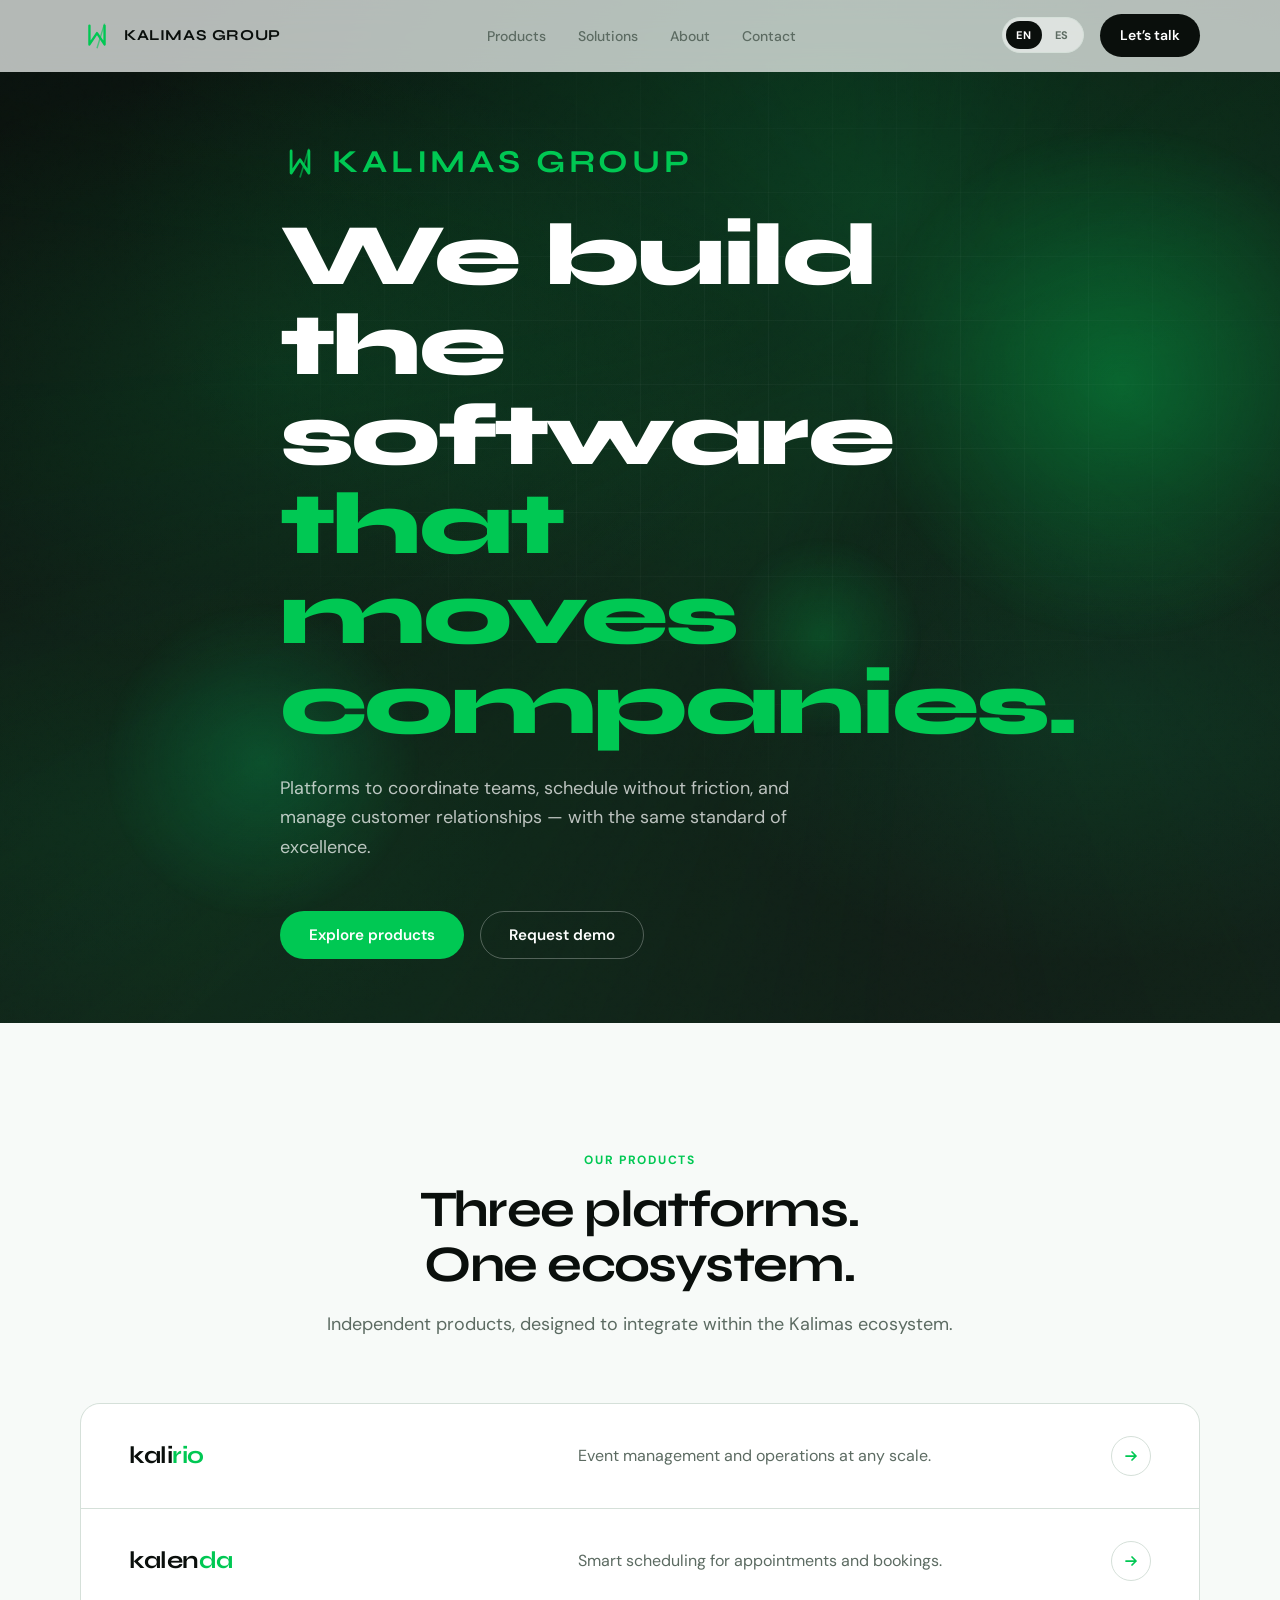
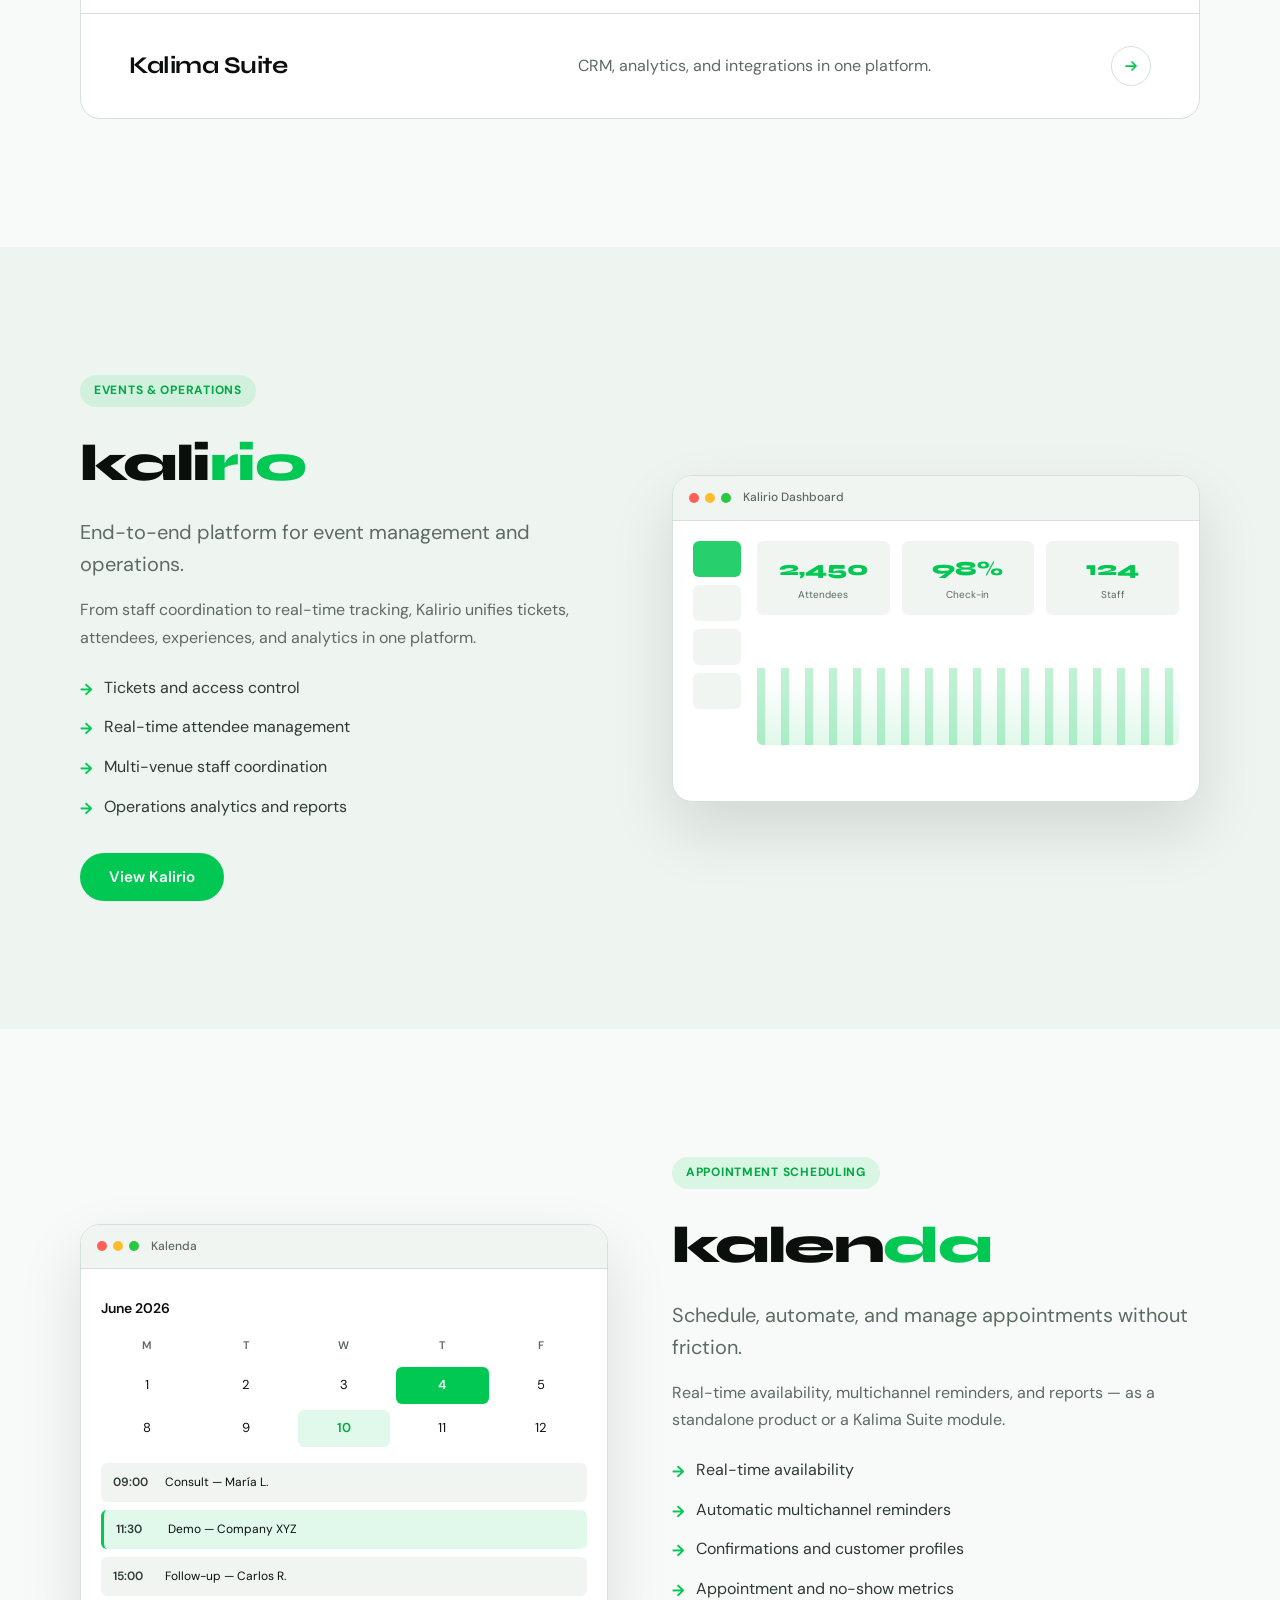
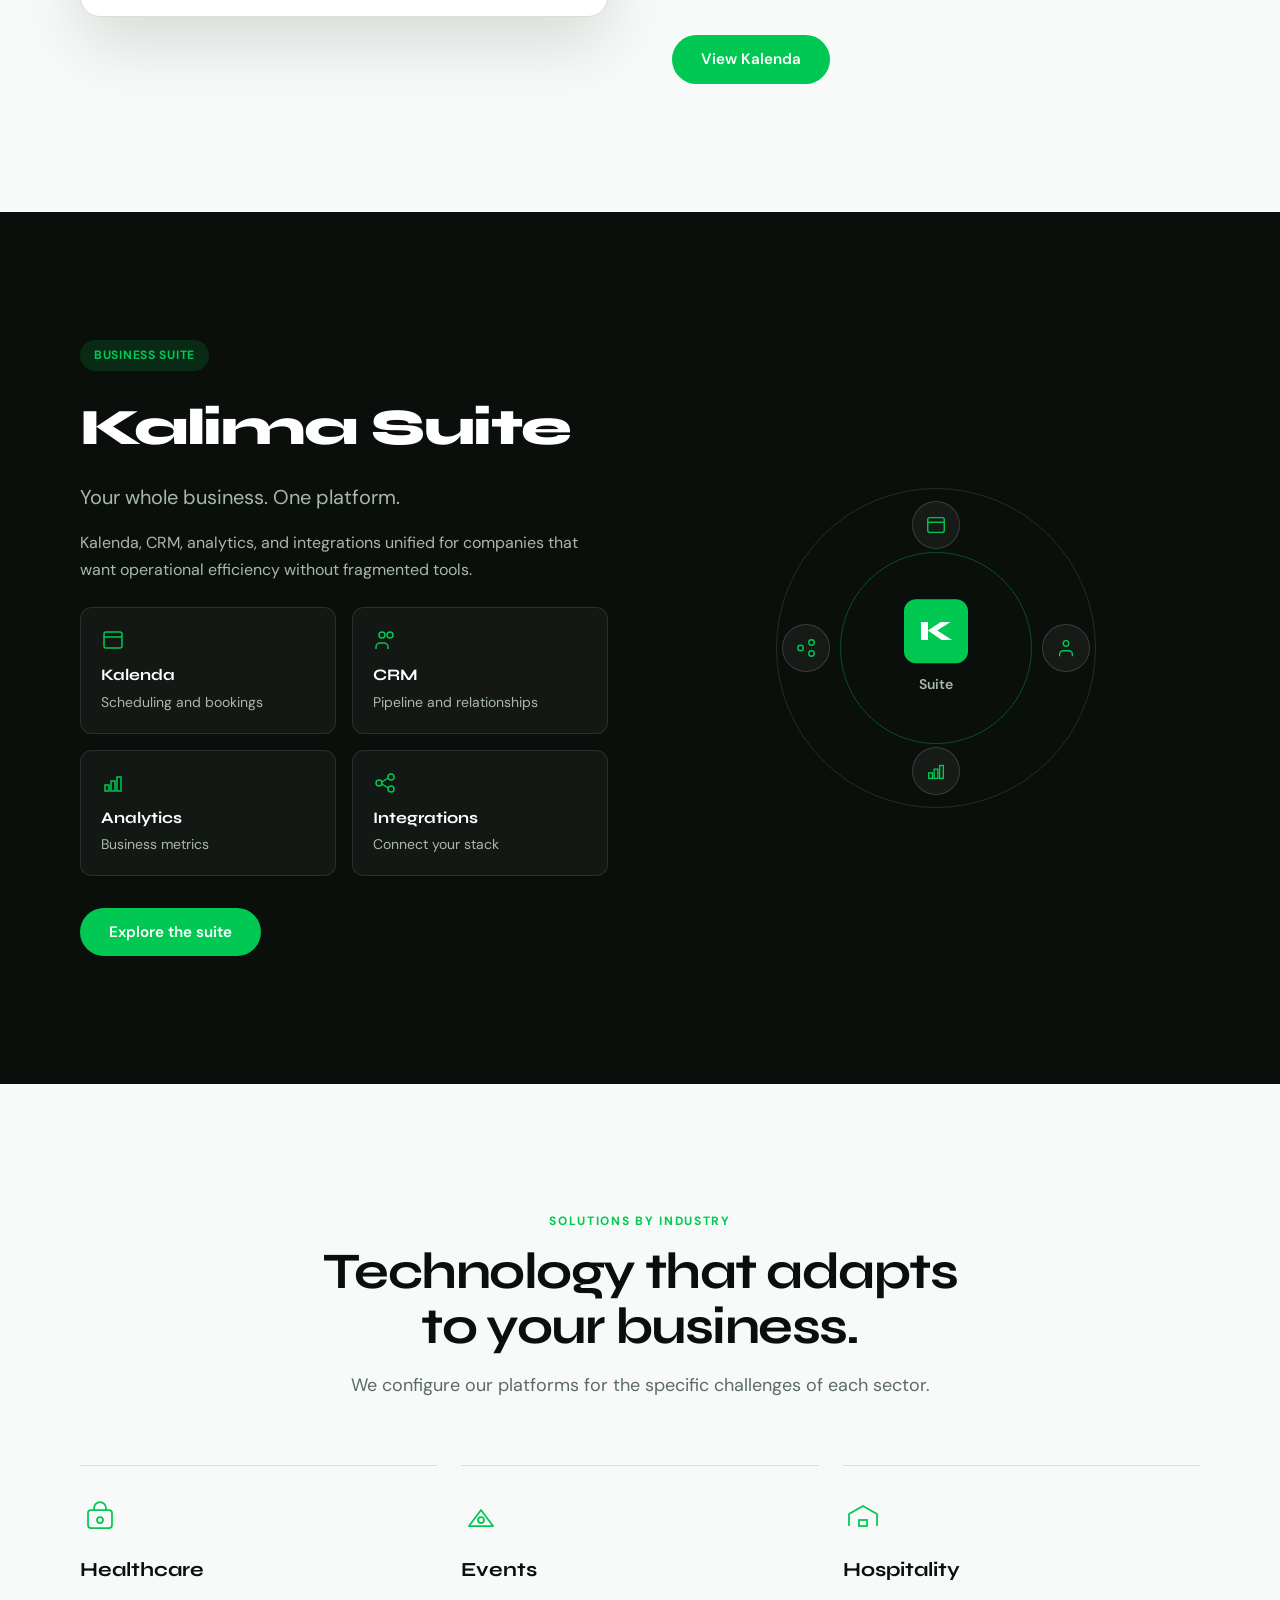
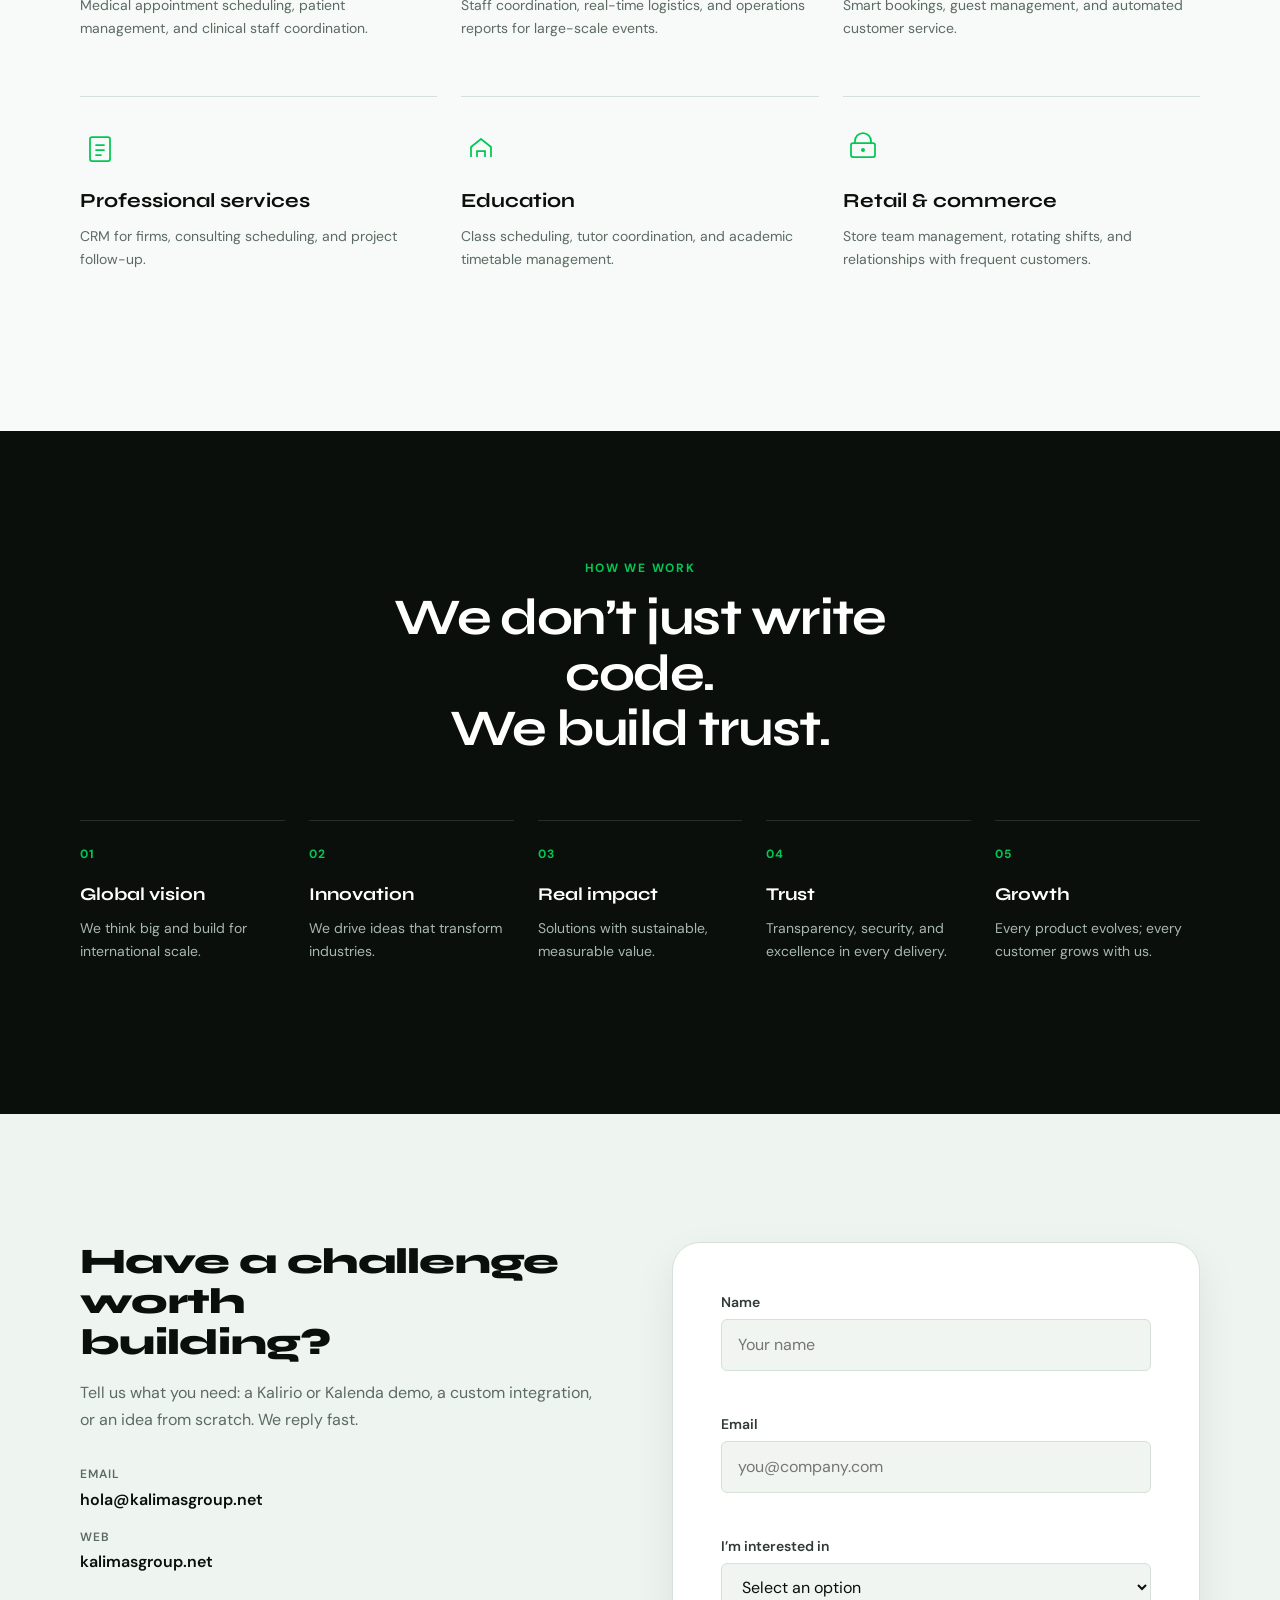
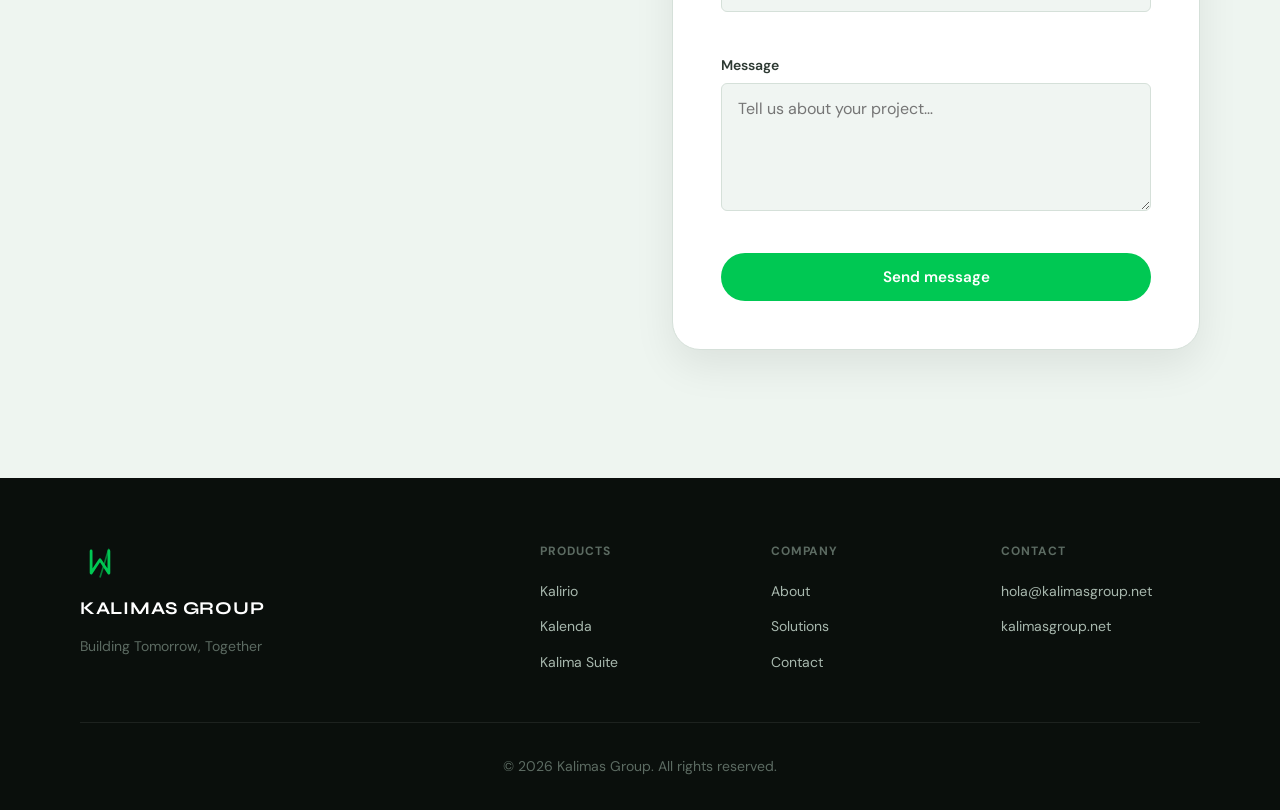
<file: index.html>
<!DOCTYPE html>
<html lang="en">
<head>
    <meta charset="UTF-8">
    <meta name="viewport" content="width=device-width, initial-scale=1.0">
    <title>Kalimas Group — Technology Group</title>
    <meta name="description" content="We build the software that moves tomorrow’s companies. Platforms for events, scheduling, and business management.">
    <meta name="theme-color" content="#00c853">
    <link rel="canonical" href="https://kalimasgroup.net/">
    <link rel="icon" href="favicon.svg" type="image/svg+xml">

    <meta property="og:type" content="website">
    <meta property="og:url" content="https://kalimasgroup.net/">
    <meta property="og:title" content="Kalimas Group — Technology Group">
    <meta property="og:description" content="We build the software that moves tomorrow’s companies. Kalirio, Kalenda, and Kalima Suite.">
    <meta property="og:locale" content="en_US">
    <meta property="og:site_name" content="Kalimas Group">

    <meta name="twitter:card" content="summary_large_image">
    <meta name="twitter:title" content="Kalimas Group — Technology Group">
    <meta name="twitter:description" content="Platforms for events, scheduling, and business management.">

    <script>
        (function () {
            try {
                var l = localStorage.getItem('kalimas-lang');
                if (l !== 'es' && l !== 'en') l = 'en';
                document.documentElement.lang = l;
                document.documentElement.dataset.lang = l;
            } catch (e) {
                document.documentElement.lang = 'en';
            }
        })();
    </script>
    <style>
        html[data-lang="es"]:not(.i18n-ready) body { visibility: hidden; }
    </style>

    <link rel="preconnect" href="https://fonts.googleapis.com">
    <link rel="preconnect" href="https://fonts.gstatic.com" crossorigin>
    <link href="https://fonts.googleapis.com/css2?family=DM+Sans:ital,opsz,wght@0,9..40,400;0,9..40,500;0,9..40,600;0,9..40,700;1,9..40,400&family=Syne:wght@600;700;800&display=swap" rel="stylesheet">
    <link rel="stylesheet" href="styles.css">
</head>
<body data-page="home">
    <a class="skip-link" href="#main" data-i18n="a11y.skip">Skip to content</a>

    <header>
        <nav class="nav" id="nav" data-i18n-aria="a11y.nav" aria-label="Main">
            <div class="nav-container">
                <a href="index.html" class="nav-logo" data-i18n-aria="a11y.home" aria-label="Kalimas Group — Home">
                    <svg class="nav-logo-svg" width="36" height="36" viewBox="0 0 36 36" fill="none" aria-hidden="true">
                        <path d="M10 8v20l8-12 8 12V8" stroke="#00c853" stroke-width="2.5" stroke-linecap="round" stroke-linejoin="round"/>
                        <line x1="26" y1="6" x2="18" y2="32" stroke="#00c853" stroke-width="1.5" opacity="0.6"/>
                    </svg>
                    <span class="logo-text">KALIMAS GROUP</span>
                </a>
                <ul class="nav-links">
                    <li><a href="#productos" data-i18n="nav.products">Products</a></li>
                    <li><a href="#soluciones" data-i18n="nav.solutions">Solutions</a></li>
                    <li><a href="#nosotros" data-i18n="nav.about">About</a></li>
                    <li><a href="#contacto" data-i18n="nav.contact">Contact</a></li>
                </ul>
                <div class="nav-actions">
                    <div class="lang-switch" role="group" data-i18n-aria="a11y.lang" aria-label="Language">
                        <button type="button" class="lang-btn is-active" data-lang="en" aria-pressed="true">EN</button>
                        <button type="button" class="lang-btn" data-lang="es" aria-pressed="false">ES</button>
                    </div>
                    <a href="#contacto" class="nav-cta" data-i18n="nav.cta">Let’s talk</a>
                </div>
                <button class="nav-toggle" type="button" data-i18n-aria="a11y.menuOpen" aria-label="Open menu" aria-expanded="false" aria-controls="mobileMenu">
                    <span></span>
                    <span></span>
                </button>
            </div>
        </nav>

        <div class="mobile-menu" id="mobileMenu" hidden>
            <ul class="mobile-menu-links">
                <li><a href="#productos" data-i18n="nav.products">Products</a></li>
                <li><a href="#soluciones" data-i18n="nav.solutions">Solutions</a></li>
                <li><a href="#nosotros" data-i18n="nav.about">About</a></li>
                <li><a href="#contacto" data-i18n="nav.contact">Contact</a></li>
            </ul>
            <div class="lang-switch lang-switch-mobile" role="group" data-i18n-aria="a11y.lang" aria-label="Language">
                <button type="button" class="lang-btn is-active" data-lang="en" aria-pressed="true">EN</button>
                <button type="button" class="lang-btn" data-lang="es" aria-pressed="false">ES</button>
            </div>
            <a href="#contacto" class="btn btn-primary mobile-menu-cta" data-i18n="nav.cta">Let’s talk</a>
        </div>
    </header>

    <main id="main">
        <section class="hero" aria-labelledby="hero-heading">
            <div class="hero-atmosphere" aria-hidden="true"></div>
            <div class="hero-visual-plane" aria-hidden="true">
                <div class="hero-aurora"></div>
                <div class="hero-beams">
                    <span class="hero-beam hero-beam-1"></span>
                    <span class="hero-beam hero-beam-2"></span>
                </div>
                <div class="hero-orb hero-orb-1"></div>
                <div class="hero-orb hero-orb-2"></div>
                <div class="hero-orb hero-orb-3"></div>
                <div class="hero-grid-lines"></div>
                <div class="hero-particles">
                    <span></span><span></span><span></span><span></span>
                    <span></span><span></span><span></span><span></span>
                    <span></span><span></span><span></span><span></span>
                </div>
            </div>
            <div class="hero-content">
                <p class="hero-brand">
                    <svg width="40" height="40" viewBox="0 0 36 36" fill="none" aria-hidden="true">
                        <path d="M10 8v20l8-12 8 12V8" stroke="#00c853" stroke-width="2.5" stroke-linecap="round" stroke-linejoin="round"/>
                        <line x1="26" y1="6" x2="18" y2="32" stroke="#00c853" stroke-width="1.5" opacity="0.6"/>
                    </svg>
                    KALIMAS GROUP
                </p>
                <h1 class="hero-title" id="hero-heading" data-i18n-html="home.hero.title">
                    We build the software<br>
                    <span>that moves companies.</span>
                </h1>
                <p class="hero-subtitle" data-i18n="home.hero.subtitle">
                    Platforms to coordinate teams, schedule without friction, and manage customer relationships — with the same standard of excellence.
                </p>
                <div class="hero-actions">
                    <a href="#productos" class="btn btn-primary" data-i18n="home.hero.ctaProducts">Explore products</a>
                    <a href="#contacto" class="btn btn-secondary" data-i18n="home.hero.ctaDemo">Request demo</a>
                </div>
            </div>
        </section>

        <section class="section" id="productos" aria-labelledby="productos-heading">
            <div class="container">
                <div class="section-header centered reveal">
                    <p class="section-tag" data-i18n="home.products.tag">Our products</p>
                    <h2 class="section-title" id="productos-heading" data-i18n-html="home.products.title">Three platforms.<br>One ecosystem.</h2>
                    <p class="section-desc" data-i18n="home.products.desc">
                        Independent products, designed to integrate within the Kalimas ecosystem.
                    </p>
                </div>
                <div class="products-list reveal">
                    <a class="product-row" href="productos/kalirio.html">
                        <h3 class="product-row-name">kali<em>rio</em></h3>
                        <p class="product-row-desc" data-i18n="home.products.kalirio">Event management and operations at any scale.</p>
                        <span class="product-row-arrow" aria-hidden="true">
                            <svg width="16" height="16" viewBox="0 0 16 16" fill="none"><path d="M3 8h10M9 4l4 4-4 4" stroke="currentColor" stroke-width="1.75" stroke-linecap="round" stroke-linejoin="round"/></svg>
                        </span>
                    </a>
                    <a class="product-row" href="productos/kalenda.html">
                        <h3 class="product-row-name">kalen<em>da</em></h3>
                        <p class="product-row-desc" data-i18n="home.products.kalenda">Smart scheduling for appointments and bookings.</p>
                        <span class="product-row-arrow" aria-hidden="true">
                            <svg width="16" height="16" viewBox="0 0 16 16" fill="none"><path d="M3 8h10M9 4l4 4-4 4" stroke="currentColor" stroke-width="1.75" stroke-linecap="round" stroke-linejoin="round"/></svg>
                        </span>
                    </a>
                    <a class="product-row" href="productos/kalima-suite.html">
                        <h3 class="product-row-name">Kalima Suite</h3>
                        <p class="product-row-desc" data-i18n="home.products.suite">CRM, analytics, and integrations in one platform.</p>
                        <span class="product-row-arrow" aria-hidden="true">
                            <svg width="16" height="16" viewBox="0 0 16 16" fill="none"><path d="M3 8h10M9 4l4 4-4 4" stroke="currentColor" stroke-width="1.75" stroke-linecap="round" stroke-linejoin="round"/></svg>
                        </span>
                    </a>
                </div>
            </div>
        </section>

        <section class="product-section section-surface" id="kalirio-preview" aria-labelledby="kalirio-heading">
            <div class="container">
                <div class="product-layout">
                    <div class="product-info reveal">
                        <div class="product-badge" data-i18n="home.kalirio.badge">Events &amp; Operations</div>
                        <h3 class="product-name" id="kalirio-heading">
                            kali<span class="product-name-accent">rio</span>
                        </h3>
                        <p class="product-tagline" data-i18n="home.kalirio.tagline">End-to-end platform for event management and operations.</p>
                        <p class="product-description" data-i18n="home.kalirio.desc">
                            From staff coordination to real-time tracking, Kalirio unifies tickets, attendees, experiences, and analytics in one platform.
                        </p>
                        <ul class="product-features">
                            <li><span class="feature-icon" aria-hidden="true">→</span><span data-i18n="home.kalirio.f1">Tickets and access control</span></li>
                            <li><span class="feature-icon" aria-hidden="true">→</span><span data-i18n="home.kalirio.f2">Real-time attendee management</span></li>
                            <li><span class="feature-icon" aria-hidden="true">→</span><span data-i18n="home.kalirio.f3">Multi-venue staff coordination</span></li>
                            <li><span class="feature-icon" aria-hidden="true">→</span><span data-i18n="home.kalirio.f4">Operations analytics and reports</span></li>
                        </ul>
                        <a href="productos/kalirio.html" class="btn btn-primary" data-i18n="home.kalirio.cta">View Kalirio</a>
                    </div>
                    <div class="product-visual reveal reveal-delay-1">
                        <div class="product-mockup mockup-kalirio" aria-hidden="true">
                            <div class="mockup-header">
                                <div class="mockup-dots"><span></span><span></span><span></span></div>
                                <span class="mockup-title">Kalirio Dashboard</span>
                            </div>
                            <div class="mockup-body">
                                <div class="mockup-sidebar">
                                    <div class="mockup-nav-item active"></div>
                                    <div class="mockup-nav-item"></div>
                                    <div class="mockup-nav-item"></div>
                                    <div class="mockup-nav-item"></div>
                                </div>
                                <div class="mockup-content">
                                    <div class="mockup-stat-row">
                                        <div class="mockup-stat"><span class="stat-number">2,450</span><span class="stat-label" data-i18n="home.kalirio.stat1">Attendees</span></div>
                                        <div class="mockup-stat"><span class="stat-number">98%</span><span class="stat-label" data-i18n="home.kalirio.stat2">Check-in</span></div>
                                        <div class="mockup-stat"><span class="stat-number">124</span><span class="stat-label" data-i18n="home.kalirio.stat3">Staff</span></div>
                                    </div>
                                    <div class="mockup-chart"></div>
                                </div>
                            </div>
                        </div>
                    </div>
                </div>
            </div>
        </section>

        <section class="product-section" id="kalenda-preview" aria-labelledby="kalenda-heading">
            <div class="container">
                <div class="product-layout product-layout-reverse">
                    <div class="product-info reveal">
                        <div class="product-badge" data-i18n="home.kalenda.badge">Appointment scheduling</div>
                        <h3 class="product-name" id="kalenda-heading">
                            kalen<span class="product-name-accent">da</span>
                        </h3>
                        <p class="product-tagline" data-i18n="home.kalenda.tagline">Schedule, automate, and manage appointments without friction.</p>
                        <p class="product-description" data-i18n="home.kalenda.desc">
                            Real-time availability, multichannel reminders, and reports — as a standalone product or a Kalima Suite module.
                        </p>
                        <ul class="product-features">
                            <li><span class="feature-icon" aria-hidden="true">→</span><span data-i18n="home.kalenda.f1">Real-time availability</span></li>
                            <li><span class="feature-icon" aria-hidden="true">→</span><span data-i18n="home.kalenda.f2">Automatic multichannel reminders</span></li>
                            <li><span class="feature-icon" aria-hidden="true">→</span><span data-i18n="home.kalenda.f3">Confirmations and customer profiles</span></li>
                            <li><span class="feature-icon" aria-hidden="true">→</span><span data-i18n="home.kalenda.f4">Appointment and no-show metrics</span></li>
                        </ul>
                        <a href="productos/kalenda.html" class="btn btn-primary" data-i18n="home.kalenda.cta">View Kalenda</a>
                    </div>
                    <div class="product-visual reveal reveal-delay-1">
                        <div class="product-mockup mockup-kalenda" aria-hidden="true">
                            <div class="mockup-header">
                                <div class="mockup-dots"><span></span><span></span><span></span></div>
                                <span class="mockup-title">Kalenda</span>
                            </div>
                            <div class="mockup-body">
                                <div class="mockup-calendar">
                                    <div class="cal-header"><span data-i18n="home.kalenda.month">June 2026</span></div>
                                    <div class="cal-grid">
                                        <div class="cal-day" data-i18n="home.cal.mon">M</div>
                                        <div class="cal-day" data-i18n="home.cal.tue">T</div>
                                        <div class="cal-day" data-i18n="home.cal.wed">W</div>
                                        <div class="cal-day" data-i18n="home.cal.thu">T</div>
                                        <div class="cal-day" data-i18n="home.cal.fri">F</div>
                                        <div class="cal-num">1</div><div class="cal-num">2</div><div class="cal-num">3</div><div class="cal-num active">4</div><div class="cal-num">5</div>
                                        <div class="cal-num">8</div><div class="cal-num">9</div><div class="cal-num highlight">10</div><div class="cal-num">11</div><div class="cal-num">12</div>
                                    </div>
                                    <div class="cal-events">
                                        <div class="cal-event"><span class="event-time">09:00</span><span class="event-name" data-i18n="home.kalenda.e1">Consult — María L.</span></div>
                                        <div class="cal-event event-confirmed"><span class="event-time">11:30</span><span class="event-name" data-i18n="home.kalenda.e2">Demo — Company XYZ</span></div>
                                        <div class="cal-event"><span class="event-time">15:00</span><span class="event-name" data-i18n="home.kalenda.e3">Follow-up — Carlos R.</span></div>
                                    </div>
                                </div>
                            </div>
                        </div>
                    </div>
                </div>
            </div>
        </section>

        <section class="product-section section-dark" id="kalima-suite-preview" aria-labelledby="suite-heading">
            <div class="container">
                <div class="product-layout">
                    <div class="product-info reveal">
                        <div class="product-badge" data-i18n="home.suite.badge">Business suite</div>
                        <h3 class="product-name" id="suite-heading">Kalima Suite</h3>
                        <p class="product-tagline" data-i18n="home.suite.tagline">Your whole business. One platform.</p>
                        <p class="product-description" data-i18n="home.suite.desc">
                            Kalenda, CRM, analytics, and integrations unified for companies that want operational efficiency without fragmented tools.
                        </p>
                        <div class="suite-modules">
                            <div class="module-card">
                                <div class="module-icon" aria-hidden="true">
                                    <svg width="24" height="24" viewBox="0 0 24 24" fill="none"><rect x="3" y="4" width="18" height="16" rx="2" stroke="currentColor" stroke-width="1.5"/><line x1="3" y1="9" x2="21" y2="9" stroke="currentColor" stroke-width="1.5"/></svg>
                                </div>
                                <h4>Kalenda</h4>
                                <p data-i18n="home.suite.m1">Scheduling and bookings</p>
                            </div>
                            <div class="module-card">
                                <div class="module-icon" aria-hidden="true">
                                    <svg width="24" height="24" viewBox="0 0 24 24" fill="none"><circle cx="9" cy="7" r="3" stroke="currentColor" stroke-width="1.5"/><circle cx="17" cy="7" r="3" stroke="currentColor" stroke-width="1.5"/><path d="M3 21v-2a4 4 0 014-4h4a4 4 0 014 4v2" stroke="currentColor" stroke-width="1.5"/></svg>
                                </div>
                                <h4>CRM</h4>
                                <p data-i18n="home.suite.m2">Pipeline and relationships</p>
                            </div>
                            <div class="module-card">
                                <div class="module-icon" aria-hidden="true">
                                    <svg width="24" height="24" viewBox="0 0 24 24" fill="none"><rect x="4" y="14" width="4" height="6" stroke="currentColor" stroke-width="1.5"/><rect x="10" y="10" width="4" height="10" stroke="currentColor" stroke-width="1.5"/><rect x="16" y="6" width="4" height="14" stroke="currentColor" stroke-width="1.5"/></svg>
                                </div>
                                <h4>Analytics</h4>
                                <p data-i18n="home.suite.m3">Business metrics</p>
                            </div>
                            <div class="module-card">
                                <div class="module-icon" aria-hidden="true">
                                    <svg width="24" height="24" viewBox="0 0 24 24" fill="none"><circle cx="6" cy="12" r="3" stroke="currentColor" stroke-width="1.5"/><circle cx="18" cy="6" r="3" stroke="currentColor" stroke-width="1.5"/><circle cx="18" cy="18" r="3" stroke="currentColor" stroke-width="1.5"/><line x1="9" y1="11" x2="15" y2="7" stroke="currentColor" stroke-width="1.5"/><line x1="9" y1="13" x2="15" y2="17" stroke="currentColor" stroke-width="1.5"/></svg>
                                </div>
                                <h4>Integrations</h4>
                                <p data-i18n="home.suite.m4">Connect your stack</p>
                            </div>
                        </div>
                        <a href="productos/kalima-suite.html" class="btn btn-primary" data-i18n="home.suite.cta">Explore the suite</a>
                    </div>
                    <div class="product-visual reveal reveal-delay-1">
                        <div class="suite-visual" aria-hidden="true">
                            <div class="suite-ring ring-outer"></div>
                            <div class="suite-ring ring-inner"></div>
                            <div class="suite-center">
                                <span class="suite-logo">K</span>
                                <span class="suite-label">Suite</span>
                            </div>
                            <div class="suite-node node-1">
                                <svg width="22" height="22" viewBox="0 0 24 24" fill="none"><rect x="3" y="4" width="18" height="16" rx="2" stroke="currentColor" stroke-width="1.5"/><line x1="3" y1="9" x2="21" y2="9" stroke="currentColor" stroke-width="1.5"/></svg>
                            </div>
                            <div class="suite-node node-2">
                                <svg width="22" height="22" viewBox="0 0 24 24" fill="none"><circle cx="12" cy="7" r="3" stroke="currentColor" stroke-width="1.5"/><path d="M5 21v-2a4 4 0 014-4h6a4 4 0 014 4v2" stroke="currentColor" stroke-width="1.5"/></svg>
                            </div>
                            <div class="suite-node node-3">
                                <svg width="22" height="22" viewBox="0 0 24 24" fill="none"><rect x="4" y="14" width="4" height="6" stroke="currentColor" stroke-width="1.5"/><rect x="10" y="10" width="4" height="10" stroke="currentColor" stroke-width="1.5"/><rect x="16" y="6" width="4" height="14" stroke="currentColor" stroke-width="1.5"/></svg>
                            </div>
                            <div class="suite-node node-4">
                                <svg width="22" height="22" viewBox="0 0 24 24" fill="none"><circle cx="6" cy="12" r="3" stroke="currentColor" stroke-width="1.5"/><circle cx="18" cy="6" r="3" stroke="currentColor" stroke-width="1.5"/><circle cx="18" cy="18" r="3" stroke="currentColor" stroke-width="1.5"/></svg>
                            </div>
                        </div>
                    </div>
                </div>
            </div>
        </section>

        <section class="section" id="soluciones" aria-labelledby="soluciones-heading">
            <div class="container">
                <div class="section-header centered reveal">
                    <p class="section-tag" data-i18n="home.solutions.tag">Solutions by industry</p>
                    <h2 class="section-title" id="soluciones-heading" data-i18n-html="home.solutions.title">Technology that adapts<br>to your business.</h2>
                    <p class="section-desc" data-i18n="home.solutions.desc">
                        We configure our platforms for the specific challenges of each sector.
                    </p>
                </div>
                <div class="solutions-grid">
                    <article class="solution-item reveal">
                        <div class="solution-icon" aria-hidden="true">
                            <svg width="40" height="40" viewBox="0 0 40 40" fill="none"><rect x="8" y="12" width="24" height="18" rx="3" stroke="currentColor" stroke-width="1.75"/><path d="M14 12V10a6 6 0 0112 0v2" stroke="currentColor" stroke-width="1.75"/><circle cx="20" cy="22" r="3" stroke="currentColor" stroke-width="1.75"/></svg>
                        </div>
                        <h4 data-i18n="home.solutions.health">Healthcare</h4>
                        <p data-i18n="home.solutions.healthDesc">Medical appointment scheduling, patient management, and clinical staff coordination.</p>
                    </article>
                    <article class="solution-item reveal reveal-delay-1">
                        <div class="solution-icon" aria-hidden="true">
                            <svg width="40" height="40" viewBox="0 0 40 40" fill="none"><path d="M8 28l12-16 12 16H8z" stroke="currentColor" stroke-width="1.75" stroke-linejoin="round"/><circle cx="20" cy="22" r="3" stroke="currentColor" stroke-width="1.75"/></svg>
                        </div>
                        <h4 data-i18n="home.solutions.events">Events</h4>
                        <p data-i18n="home.solutions.eventsDesc">Staff coordination, real-time logistics, and operations reports for large-scale events.</p>
                    </article>
                    <article class="solution-item reveal reveal-delay-2">
                        <div class="solution-icon" aria-hidden="true">
                            <svg width="40" height="40" viewBox="0 0 40 40" fill="none"><path d="M6 28V16l14-8 14 8v12" stroke="currentColor" stroke-width="1.75" stroke-linejoin="round"/><rect x="16" y="22" width="8" height="6" stroke="currentColor" stroke-width="1.75"/></svg>
                        </div>
                        <h4 data-i18n="home.solutions.hospitality">Hospitality</h4>
                        <p data-i18n="home.solutions.hospitalityDesc">Smart bookings, guest management, and automated customer service.</p>
                    </article>
                    <article class="solution-item reveal">
                        <div class="solution-icon" aria-hidden="true">
                            <svg width="40" height="40" viewBox="0 0 40 40" fill="none"><rect x="10" y="8" width="20" height="24" rx="2" stroke="currentColor" stroke-width="1.75"/><path d="M16 16h8M16 21h8M16 26h5" stroke="currentColor" stroke-width="1.75" stroke-linecap="round"/></svg>
                        </div>
                        <h4 data-i18n="home.solutions.pro">Professional services</h4>
                        <p data-i18n="home.solutions.proDesc">CRM for firms, consulting scheduling, and project follow-up.</p>
                    </article>
                    <article class="solution-item reveal reveal-delay-1">
                        <div class="solution-icon" aria-hidden="true">
                            <svg width="40" height="40" viewBox="0 0 40 40" fill="none"><path d="M10 28V18l10-8 10 8v10" stroke="currentColor" stroke-width="1.75" stroke-linejoin="round"/><path d="M16 28v-6h8v6" stroke="currentColor" stroke-width="1.75"/></svg>
                        </div>
                        <h4 data-i18n="home.solutions.edu">Education</h4>
                        <p data-i18n="home.solutions.eduDesc">Class scheduling, tutor coordination, and academic timetable management.</p>
                    </article>
                    <article class="solution-item reveal reveal-delay-2">
                        <div class="solution-icon" aria-hidden="true">
                            <svg width="40" height="40" viewBox="0 0 40 40" fill="none"><rect x="8" y="14" width="24" height="14" rx="2" stroke="currentColor" stroke-width="1.75"/><path d="M12 14V12a8 8 0 0116 0v2" stroke="currentColor" stroke-width="1.75"/><circle cx="20" cy="21" r="2" fill="currentColor"/></svg>
                        </div>
                        <h4 data-i18n="home.solutions.retail">Retail &amp; commerce</h4>
                        <p data-i18n="home.solutions.retailDesc">Store team management, rotating shifts, and relationships with frequent customers.</p>
                    </article>
                </div>
            </div>
        </section>

        <section class="section section-dark" id="nosotros" aria-labelledby="nosotros-heading">
            <div class="container">
                <div class="section-header centered reveal">
                    <p class="section-tag" data-i18n="home.about.tag">How we work</p>
                    <h2 class="section-title" id="nosotros-heading" data-i18n-html="home.about.title">We don’t just write code.<br>We build trust.</h2>
                </div>
                <div class="values-grid">
                    <article class="value-card reveal">
                        <div class="value-number">01</div>
                        <h4 data-i18n="home.about.v1">Global vision</h4>
                        <p data-i18n="home.about.v1d">We think big and build for international scale.</p>
                    </article>
                    <article class="value-card reveal reveal-delay-1">
                        <div class="value-number">02</div>
                        <h4 data-i18n="home.about.v2">Innovation</h4>
                        <p data-i18n="home.about.v2d">We drive ideas that transform industries.</p>
                    </article>
                    <article class="value-card reveal reveal-delay-2">
                        <div class="value-number">03</div>
                        <h4 data-i18n="home.about.v3">Real impact</h4>
                        <p data-i18n="home.about.v3d">Solutions with sustainable, measurable value.</p>
                    </article>
                    <article class="value-card reveal reveal-delay-3">
                        <div class="value-number">04</div>
                        <h4 data-i18n="home.about.v4">Trust</h4>
                        <p data-i18n="home.about.v4d">Transparency, security, and excellence in every delivery.</p>
                    </article>
                    <article class="value-card reveal reveal-delay-4">
                        <div class="value-number">05</div>
                        <h4 data-i18n="home.about.v5">Growth</h4>
                        <p data-i18n="home.about.v5d">Every product evolves; every customer grows with us.</p>
                    </article>
                </div>
            </div>
        </section>

        <section class="section section-surface" id="contacto" aria-labelledby="contacto-heading">
            <div class="container">
                <div class="cta-layout">
                    <div class="cta-content reveal">
                        <h2 class="cta-title" id="contacto-heading" data-i18n-html="home.contact.title">Have a challenge worth<br>building?</h2>
                        <p class="cta-desc" data-i18n="home.contact.desc">
                            Tell us what you need: a Kalirio or Kalenda demo, a custom integration, or an idea from scratch. We reply fast.
                        </p>
                        <div class="cta-info">
                            <div class="cta-info-item">
                                <span class="cta-info-label" data-i18n="home.contact.email">Email</span>
                                <a href="mailto:hola@kalimasgroup.net" class="cta-info-value">hola@kalimasgroup.net</a>
                            </div>
                            <div class="cta-info-item">
                                <span class="cta-info-label" data-i18n="home.contact.web">Web</span>
                                <a href="https://kalimasgroup.net" class="cta-info-value">kalimasgroup.net</a>
                            </div>
                        </div>
                    </div>
                    <div class="cta-form-wrapper reveal reveal-delay-1">
                        <form class="cta-form" id="contactForm" action="https://formspree.io/f/YOUR_FORM_ID" method="POST" novalidate>
                            <input type="hidden" name="_subject" data-i18n-value="form.subject" value="New contact — Kalimas Group">
                            <div class="form-group">
                                <label for="nombre" data-i18n="form.name">Name</label>
                                <input type="text" id="nombre" name="nombre" required autocomplete="name" data-i18n-placeholder="form.namePh" placeholder="Your name">
                                <span class="form-error" data-error-for="nombre" role="alert"></span>
                            </div>
                            <div class="form-group">
                                <label for="correo" data-i18n="form.email">Email</label>
                                <input type="email" id="correo" name="correo" required autocomplete="email" data-i18n-placeholder="form.emailPh" placeholder="you@company.com">
                                <span class="form-error" data-error-for="correo" role="alert"></span>
                            </div>
                            <div class="form-group">
                                <label for="interes" data-i18n="form.interest">I’m interested in</label>
                                <select id="interes" name="interes" required>
                                    <option value="" disabled selected data-i18n="form.interestPh">Select an option</option>
                                    <option value="kalirio" data-i18n="form.opt.kalirio">Kalirio — Events</option>
                                    <option value="kalenda" data-i18n="form.opt.kalenda">Kalenda — Scheduling</option>
                                    <option value="kalima-suite" data-i18n="form.opt.suite">Kalima Suite — CRM + Modules</option>
                                    <option value="custom" data-i18n="form.opt.custom">Custom development</option>
                                    <option value="otro" data-i18n="form.opt.other">Other</option>
                                </select>
                                <span class="form-error" data-error-for="interes" role="alert"></span>
                            </div>
                            <div class="form-group">
                                <label for="mensaje" data-i18n="form.message">Message</label>
                                <textarea id="mensaje" name="mensaje" rows="4" required data-i18n-placeholder="form.messagePh" placeholder="Tell us about your project…"></textarea>
                                <span class="form-error" data-error-for="mensaje" role="alert"></span>
                            </div>
                            <div class="form-status" id="formStatus" role="status" aria-live="polite"></div>
                            <button type="submit" class="btn btn-primary btn-full" id="formSubmit" data-i18n="form.submit">Send message</button>
                        </form>
                    </div>
                </div>
            </div>
        </section>
    </main>

    <footer class="footer">
        <div class="container">
            <div class="footer-top">
                <div class="footer-brand">
                    <svg width="40" height="40" viewBox="0 0 36 36" fill="none" aria-hidden="true">
                        <path d="M10 8v20l8-12 8 12V8" stroke="#00c853" stroke-width="2.5" stroke-linecap="round" stroke-linejoin="round"/>
                        <line x1="26" y1="6" x2="18" y2="32" stroke="#00c853" stroke-width="1.5" opacity="0.6"/>
                    </svg>
                    <span class="footer-brand-name">KALIMAS GROUP</span>
                    <p class="footer-tagline">Building Tomorrow, Together</p>
                </div>
                <div class="footer-links-grid">
                    <div class="footer-col">
                        <h5 data-i18n="footer.products">Products</h5>
                        <ul>
                            <li><a href="productos/kalirio.html">Kalirio</a></li>
                            <li><a href="productos/kalenda.html">Kalenda</a></li>
                            <li><a href="productos/kalima-suite.html">Kalima Suite</a></li>
                        </ul>
                    </div>
                    <div class="footer-col">
                        <h5 data-i18n="footer.company">Company</h5>
                        <ul>
                            <li><a href="#nosotros" data-i18n="footer.about">About</a></li>
                            <li><a href="#soluciones" data-i18n="footer.solutions">Solutions</a></li>
                            <li><a href="#contacto" data-i18n="footer.contact">Contact</a></li>
                        </ul>
                    </div>
                    <div class="footer-col">
                        <h5 data-i18n="footer.contact">Contact</h5>
                        <ul>
                            <li><a href="mailto:hola@kalimasgroup.net">hola@kalimasgroup.net</a></li>
                            <li><a href="https://kalimasgroup.net">kalimasgroup.net</a></li>
                        </ul>
                    </div>
                </div>
            </div>
            <div class="footer-bottom">
                <p data-i18n="footer.rights">&copy; 2026 Kalimas Group. All rights reserved.</p>
            </div>
        </div>
    </footer>

    <script src="i18n.js"></script>
    <script src="main.js"></script>
</body>
</html>
</file>
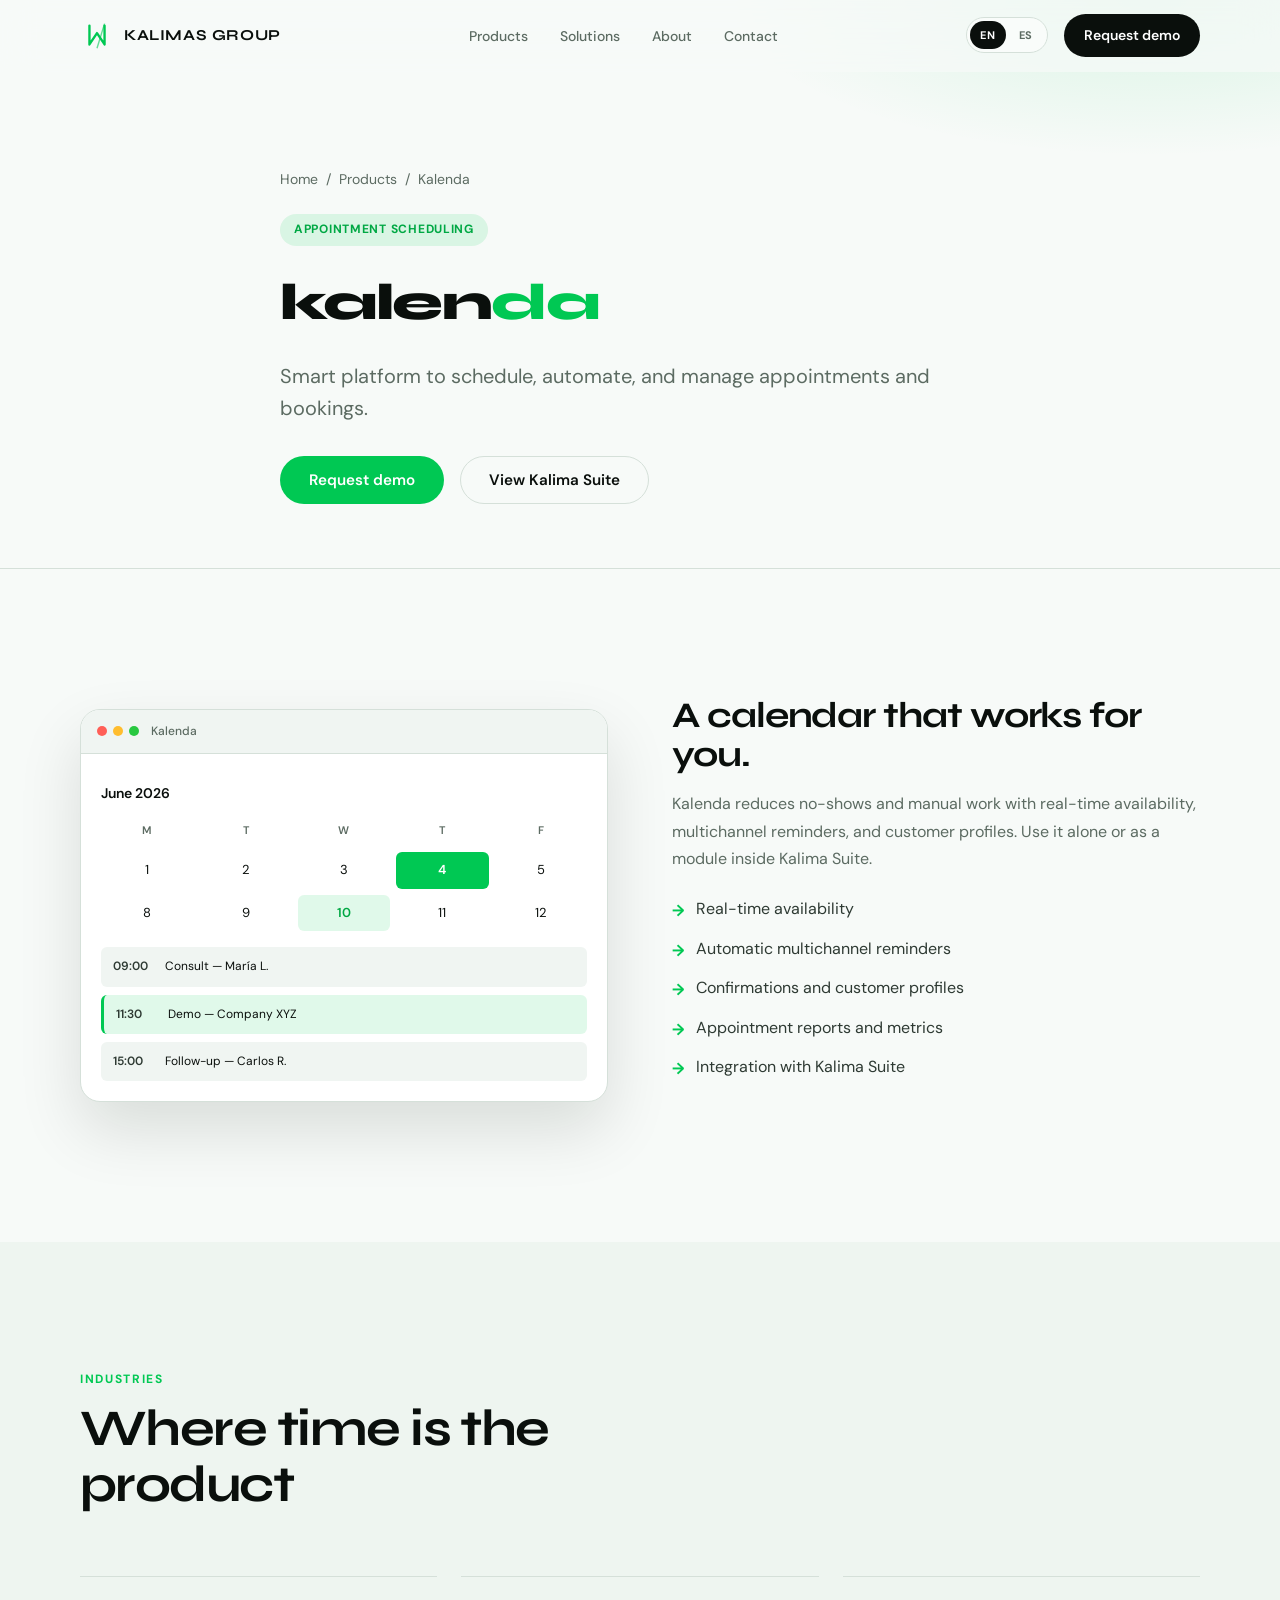
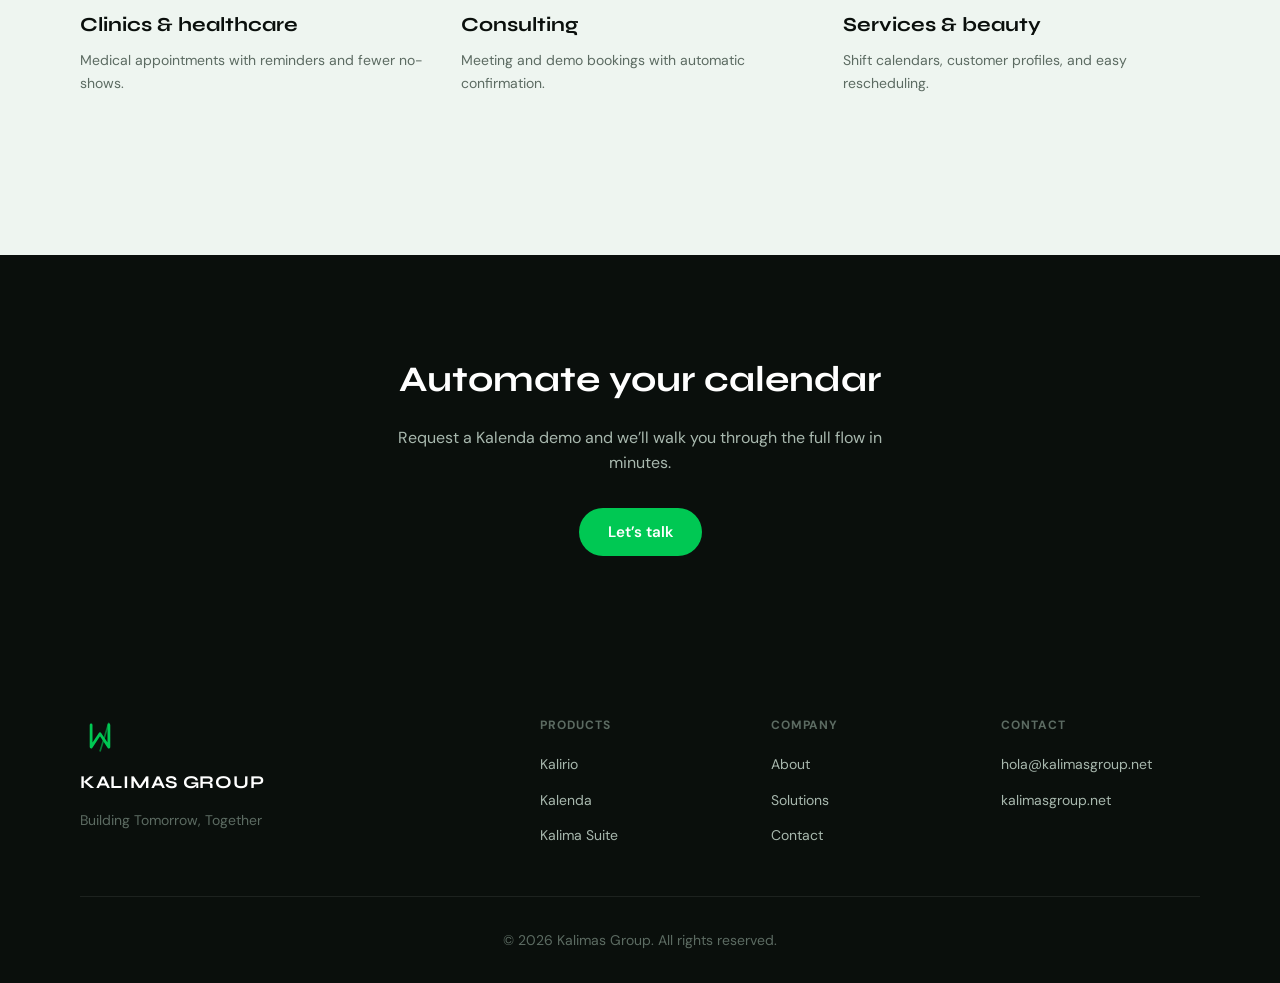
<file: productos/kalenda.html>
<!DOCTYPE html>
<html lang="en">
<head>
    <meta charset="UTF-8">
    <meta name="viewport" content="width=device-width, initial-scale=1.0">
    <title>Kalenda — Smart Scheduling | Kalimas Group</title>
    <meta name="description" content="Kalenda automates appointments and bookings with real-time availability, multichannel reminders, and no-show metrics.">
    <meta name="theme-color" content="#00c853">
    <link rel="canonical" href="https://kalimasgroup.net/productos/kalenda.html">
    <link rel="icon" href="../favicon.svg" type="image/svg+xml">

    <meta property="og:type" content="website">
    <meta property="og:url" content="https://kalimasgroup.net/productos/kalenda.html">
    <meta property="og:title" content="Kalenda — Smart Scheduling | Kalimas Group">
    <meta property="og:description" content="Schedule, automate, and manage appointments without friction.">
    <meta property="og:locale" content="en_US">
    <meta property="og:site_name" content="Kalimas Group">
    <meta name="twitter:card" content="summary_large_image">
    <meta name="twitter:title" content="Kalenda — Smart Scheduling">
    <meta name="twitter:description" content="Real-time availability, reminders, and appointment metrics.">

    <script>
        (function () {
            try {
                var l = localStorage.getItem('kalimas-lang');
                if (l !== 'es' && l !== 'en') l = 'en';
                document.documentElement.lang = l;
                document.documentElement.dataset.lang = l;
            } catch (e) { document.documentElement.lang = 'en'; }
        })();
    </script>
    <style>html[data-lang="es"]:not(.i18n-ready) body { visibility: hidden; }</style>

    <link rel="preconnect" href="https://fonts.googleapis.com">
    <link rel="preconnect" href="https://fonts.gstatic.com" crossorigin>
    <link href="https://fonts.googleapis.com/css2?family=DM+Sans:ital,opsz,wght@0,9..40,400;0,9..40,500;0,9..40,600;0,9..40,700;1,9..40,400&family=Syne:wght@600;700;800&display=swap" rel="stylesheet">
    <link rel="stylesheet" href="../styles.css">
</head>
<body data-page="kalenda">
    <a class="skip-link" href="#main" data-i18n="a11y.skip">Skip to content</a>

    <header>
        <nav class="nav" id="nav" data-i18n-aria="a11y.nav" aria-label="Main">
            <div class="nav-container">
                <a href="../index.html" class="nav-logo" data-i18n-aria="a11y.home" aria-label="Kalimas Group — Home">
                    <svg class="nav-logo-svg" width="36" height="36" viewBox="0 0 36 36" fill="none" aria-hidden="true">
                        <path d="M10 8v20l8-12 8 12V8" stroke="#00c853" stroke-width="2.5" stroke-linecap="round" stroke-linejoin="round"/>
                        <line x1="26" y1="6" x2="18" y2="32" stroke="#00c853" stroke-width="1.5" opacity="0.6"/>
                    </svg>
                    <span class="logo-text">KALIMAS GROUP</span>
                </a>
                <ul class="nav-links">
                    <li><a href="../index.html#productos" data-i18n="nav.products">Products</a></li>
                    <li><a href="../index.html#soluciones" data-i18n="nav.solutions">Solutions</a></li>
                    <li><a href="../index.html#nosotros" data-i18n="nav.about">About</a></li>
                    <li><a href="../index.html#contacto" data-i18n="nav.contact">Contact</a></li>
                </ul>
                <div class="nav-actions">
                    <div class="lang-switch" role="group" data-i18n-aria="a11y.lang" aria-label="Language">
                        <button type="button" class="lang-btn is-active" data-lang="en" aria-pressed="true">EN</button>
                        <button type="button" class="lang-btn" data-lang="es" aria-pressed="false">ES</button>
                    </div>
                    <a href="../index.html#contacto" class="nav-cta" data-i18n="nav.ctaDemo">Request demo</a>
                </div>
                <button class="nav-toggle" type="button" data-i18n-aria="a11y.menuOpen" aria-label="Open menu" aria-expanded="false" aria-controls="mobileMenu">
                    <span></span><span></span>
                </button>
            </div>
        </nav>
        <div class="mobile-menu" id="mobileMenu" hidden>
            <ul class="mobile-menu-links">
                <li><a href="../index.html#productos" data-i18n="nav.products">Products</a></li>
                <li><a href="../index.html#soluciones" data-i18n="nav.solutions">Solutions</a></li>
                <li><a href="../index.html#nosotros" data-i18n="nav.about">About</a></li>
                <li><a href="../index.html#contacto" data-i18n="nav.contact">Contact</a></li>
            </ul>
            <div class="lang-switch lang-switch-mobile" role="group" data-i18n-aria="a11y.lang" aria-label="Language">
                <button type="button" class="lang-btn is-active" data-lang="en" aria-pressed="true">EN</button>
                <button type="button" class="lang-btn" data-lang="es" aria-pressed="false">ES</button>
            </div>
            <a href="../index.html#contacto" class="btn btn-primary mobile-menu-cta" data-i18n="nav.ctaDemo">Request demo</a>
        </div>
    </header>

    <main id="main">
        <section class="page-hero">
            <div class="container page-hero-inner">
                <nav class="breadcrumb" data-i18n-aria="a11y.breadcrumb" aria-label="Breadcrumb">
                    <a href="../index.html" data-i18n="page.breadcrumb.home">Home</a>
                    <span aria-hidden="true">/</span>
                    <a href="../index.html#productos" data-i18n="page.breadcrumb.products">Products</a>
                    <span aria-hidden="true">/</span>
                    <span>Kalenda</span>
                </nav>
                <div class="product-badge" data-i18n="kalenda.badge">Appointment scheduling</div>
                <h1 class="product-name">kalen<span class="product-name-accent">da</span></h1>
                <p class="product-tagline" data-i18n="kalenda.tagline">Smart platform to schedule, automate, and manage appointments and bookings.</p>
                <div class="hero-actions" style="margin-top: 32px;">
                    <a href="../index.html#contacto" class="btn btn-primary" data-i18n="page.requestDemo">Request demo</a>
                    <a href="kalima-suite.html" class="btn btn-secondary" data-i18n="page.viewSuite">View Kalima Suite</a>
                </div>
            </div>
        </section>

        <section class="product-section">
            <div class="container">
                <div class="product-layout product-layout-reverse">
                    <div class="product-info reveal">
                        <h2 class="section-title" style="font-size: clamp(1.75rem, 3vw, 2.25rem);" data-i18n="kalenda.h2">A calendar that works for you.</h2>
                        <p class="product-description" data-i18n="kalenda.desc">
                            Kalenda reduces no-shows and manual work with real-time availability, multichannel reminders, and customer profiles. Use it alone or as a module inside Kalima Suite.
                        </p>
                        <ul class="product-features">
                            <li><span class="feature-icon" aria-hidden="true">→</span><span data-i18n="kalenda.f1">Real-time availability</span></li>
                            <li><span class="feature-icon" aria-hidden="true">→</span><span data-i18n="kalenda.f2">Automatic multichannel reminders</span></li>
                            <li><span class="feature-icon" aria-hidden="true">→</span><span data-i18n="kalenda.f3">Confirmations and customer profiles</span></li>
                            <li><span class="feature-icon" aria-hidden="true">→</span><span data-i18n="kalenda.f4">Appointment reports and metrics</span></li>
                            <li><span class="feature-icon" aria-hidden="true">→</span><span data-i18n="kalenda.f5">Integration with Kalima Suite</span></li>
                        </ul>
                    </div>
                    <div class="product-visual reveal reveal-delay-1">
                        <div class="product-mockup mockup-kalenda" aria-hidden="true">
                            <div class="mockup-header">
                                <div class="mockup-dots"><span></span><span></span><span></span></div>
                                <span class="mockup-title">Kalenda</span>
                            </div>
                            <div class="mockup-body">
                                <div class="mockup-calendar">
                                    <div class="cal-header"><span data-i18n="home.kalenda.month">June 2026</span></div>
                                    <div class="cal-grid">
                                        <div class="cal-day" data-i18n="home.cal.mon">M</div>
                                        <div class="cal-day" data-i18n="home.cal.tue">T</div>
                                        <div class="cal-day" data-i18n="home.cal.wed">W</div>
                                        <div class="cal-day" data-i18n="home.cal.thu">T</div>
                                        <div class="cal-day" data-i18n="home.cal.fri">F</div>
                                        <div class="cal-num">1</div><div class="cal-num">2</div><div class="cal-num">3</div><div class="cal-num active">4</div><div class="cal-num">5</div>
                                        <div class="cal-num">8</div><div class="cal-num">9</div><div class="cal-num highlight">10</div><div class="cal-num">11</div><div class="cal-num">12</div>
                                    </div>
                                    <div class="cal-events">
                                        <div class="cal-event"><span class="event-time">09:00</span><span class="event-name" data-i18n="home.kalenda.e1">Consult — María L.</span></div>
                                        <div class="cal-event event-confirmed"><span class="event-time">11:30</span><span class="event-name" data-i18n="home.kalenda.e2">Demo — Company XYZ</span></div>
                                        <div class="cal-event"><span class="event-time">15:00</span><span class="event-name" data-i18n="home.kalenda.e3">Follow-up — Carlos R.</span></div>
                                    </div>
                                </div>
                            </div>
                        </div>
                    </div>
                </div>
            </div>
        </section>

        <section class="section section-surface">
            <div class="container">
                <div class="section-header reveal">
                    <p class="section-tag" data-i18n="kalenda.ind.tag">Industries</p>
                    <h2 class="section-title" data-i18n="kalenda.ind.title">Where time is the product</h2>
                </div>
                <div class="solutions-grid">
                    <article class="solution-item reveal">
                        <h4 data-i18n="kalenda.ind.p1">Clinics &amp; healthcare</h4>
                        <p data-i18n="kalenda.ind.p1d">Medical appointments with reminders and fewer no-shows.</p>
                    </article>
                    <article class="solution-item reveal reveal-delay-1">
                        <h4 data-i18n="kalenda.ind.p2">Consulting</h4>
                        <p data-i18n="kalenda.ind.p2d">Meeting and demo bookings with automatic confirmation.</p>
                    </article>
                    <article class="solution-item reveal reveal-delay-2">
                        <h4 data-i18n="kalenda.ind.p3">Services &amp; beauty</h4>
                        <p data-i18n="kalenda.ind.p3d">Shift calendars, customer profiles, and easy rescheduling.</p>
                    </article>
                </div>
            </div>
        </section>

        <section class="page-cta-band">
            <div class="container">
                <h2 data-i18n="kalenda.cta.title">Automate your calendar</h2>
                <p data-i18n="kalenda.cta.desc">Request a Kalenda demo and we’ll walk you through the full flow in minutes.</p>
                <a href="../index.html#contacto" class="btn btn-primary" data-i18n="page.ctaTalk">Let’s talk</a>
            </div>
        </section>
    </main>

    <footer class="footer">
        <div class="container">
            <div class="footer-top">
                <div class="footer-brand">
                    <svg width="40" height="40" viewBox="0 0 36 36" fill="none" aria-hidden="true">
                        <path d="M10 8v20l8-12 8 12V8" stroke="#00c853" stroke-width="2.5" stroke-linecap="round" stroke-linejoin="round"/>
                        <line x1="26" y1="6" x2="18" y2="32" stroke="#00c853" stroke-width="1.5" opacity="0.6"/>
                    </svg>
                    <span class="footer-brand-name">KALIMAS GROUP</span>
                    <p class="footer-tagline">Building Tomorrow, Together</p>
                </div>
                <div class="footer-links-grid">
                    <div class="footer-col">
                        <h5 data-i18n="footer.products">Products</h5>
                        <ul>
                            <li><a href="kalirio.html">Kalirio</a></li>
                            <li><a href="kalenda.html" aria-current="page">Kalenda</a></li>
                            <li><a href="kalima-suite.html">Kalima Suite</a></li>
                        </ul>
                    </div>
                    <div class="footer-col">
                        <h5 data-i18n="footer.company">Company</h5>
                        <ul>
                            <li><a href="../index.html#nosotros" data-i18n="footer.about">About</a></li>
                            <li><a href="../index.html#soluciones" data-i18n="footer.solutions">Solutions</a></li>
                            <li><a href="../index.html#contacto" data-i18n="footer.contact">Contact</a></li>
                        </ul>
                    </div>
                    <div class="footer-col">
                        <h5 data-i18n="footer.contact">Contact</h5>
                        <ul>
                            <li><a href="mailto:hola@kalimasgroup.net">hola@kalimasgroup.net</a></li>
                            <li><a href="https://kalimasgroup.net">kalimasgroup.net</a></li>
                        </ul>
                    </div>
                </div>
            </div>
            <div class="footer-bottom">
                <p data-i18n="footer.rights">&copy; 2026 Kalimas Group. All rights reserved.</p>
            </div>
        </div>
    </footer>

    <script src="../i18n.js"></script>
    <script src="../main.js"></script>
</body>
</html>
</file>
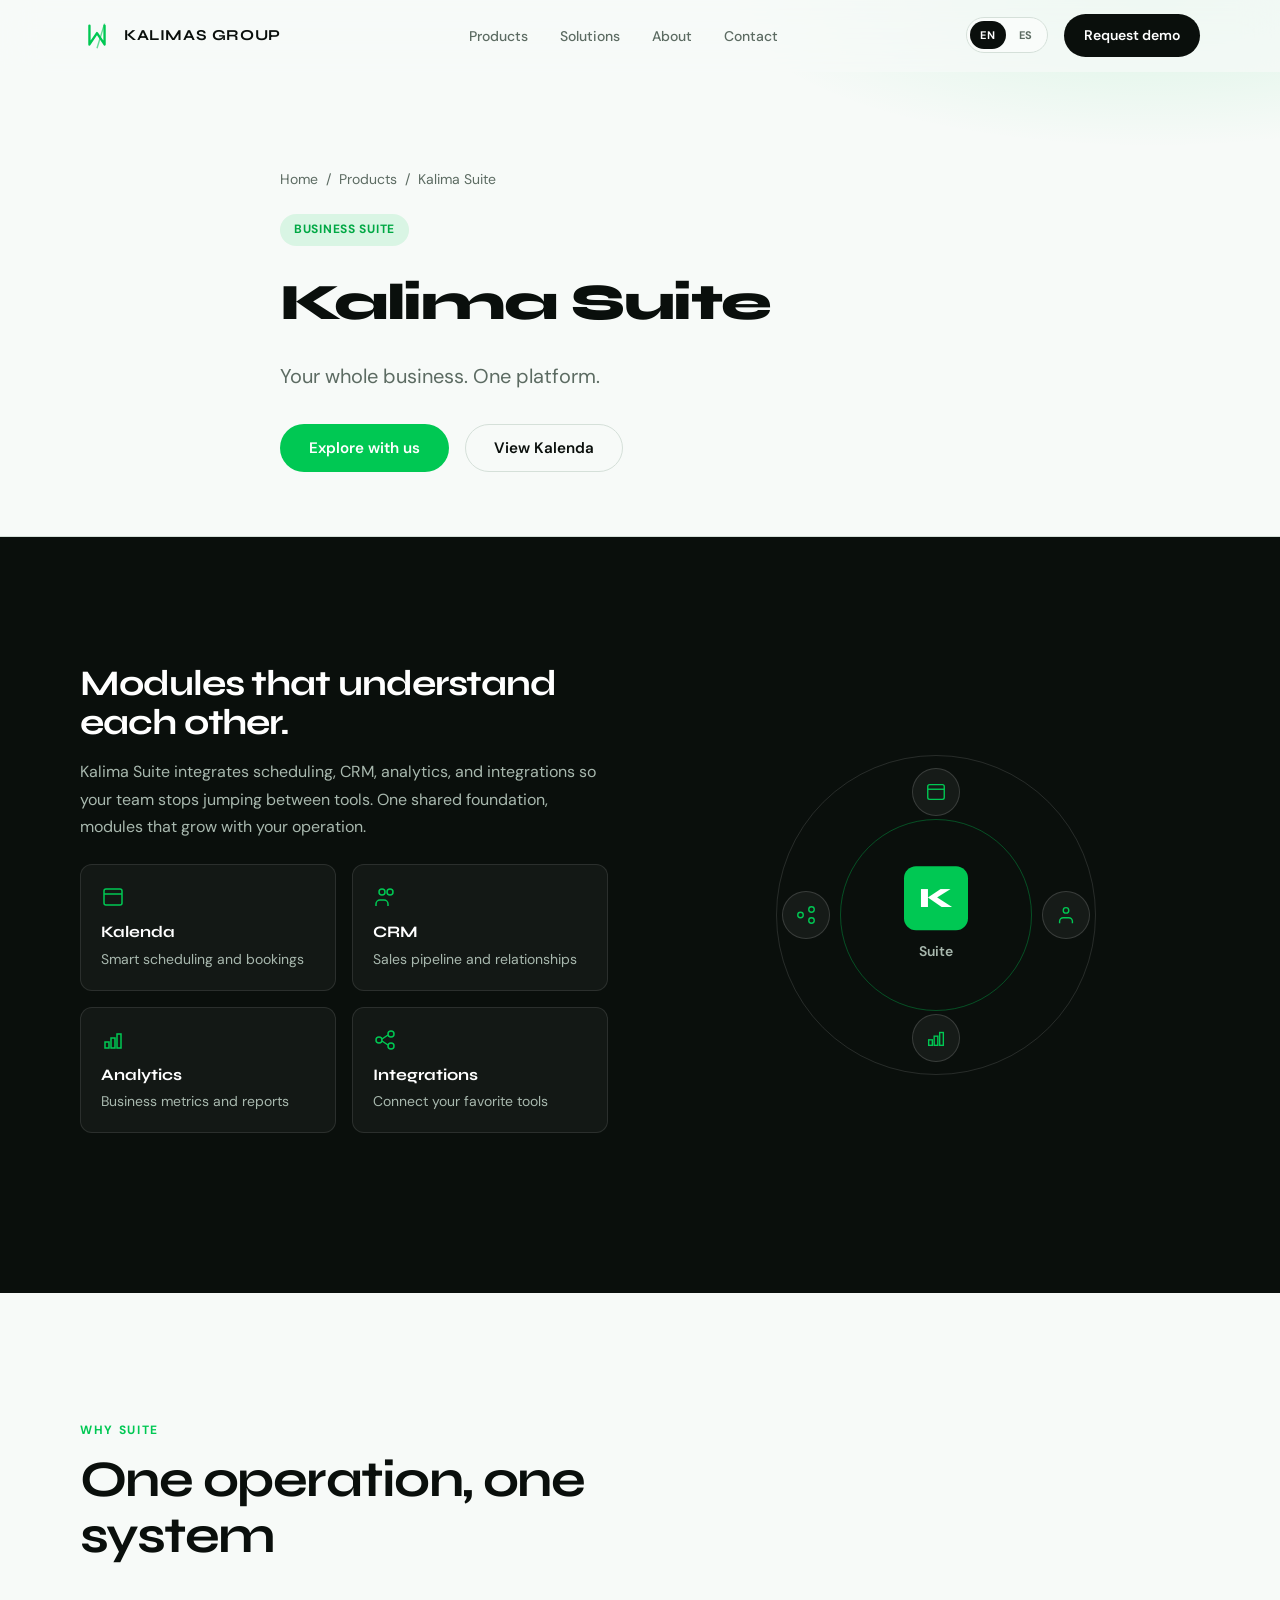
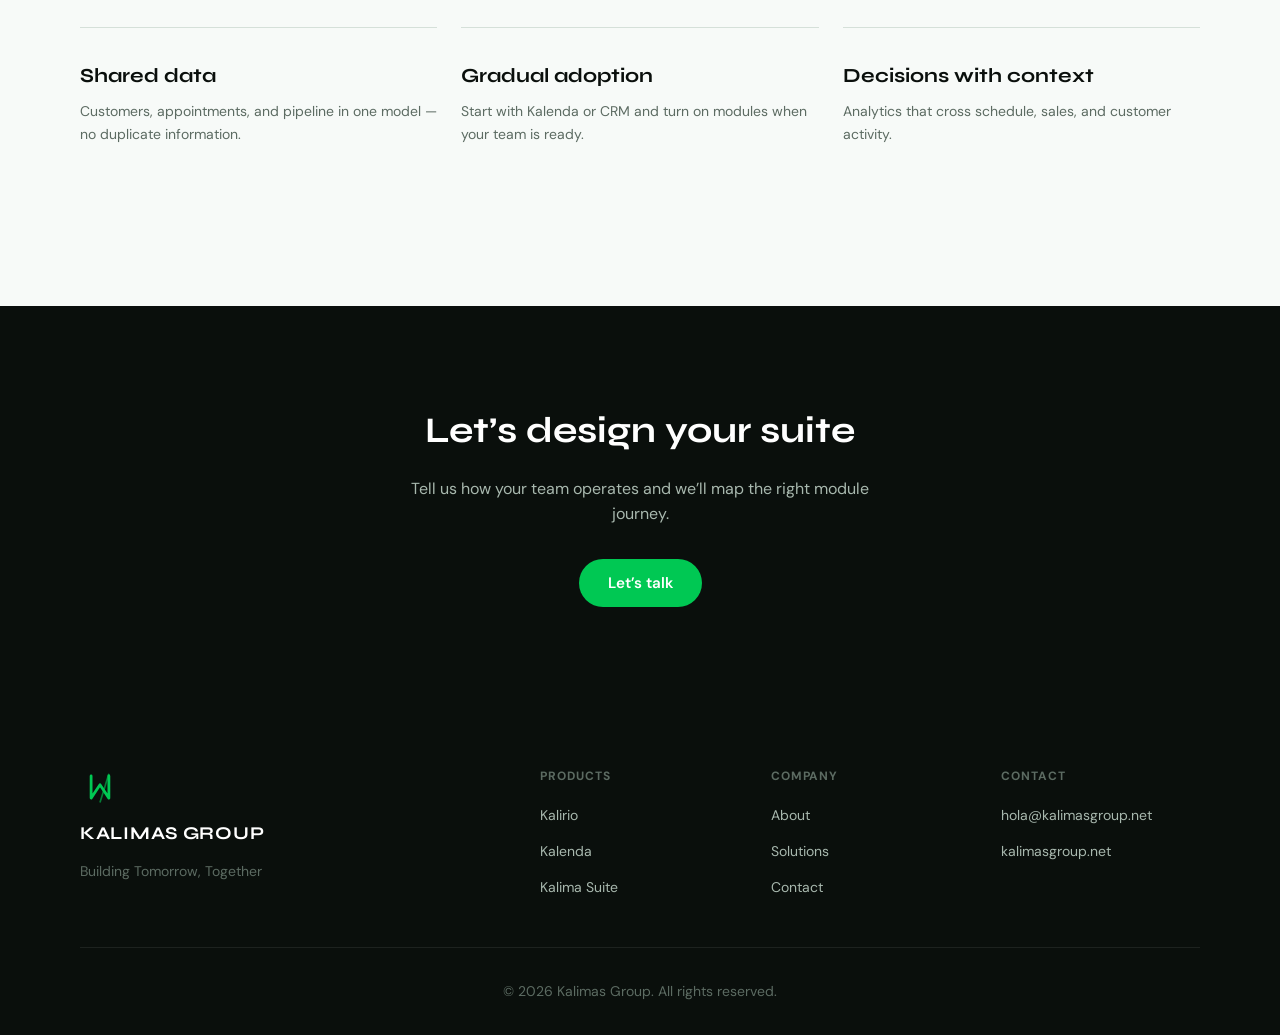
<file: productos/kalima-suite.html>
<!DOCTYPE html>
<html lang="en">
<head>
    <meta charset="UTF-8">
    <meta name="viewport" content="width=device-width, initial-scale=1.0">
    <title>Kalima Suite — CRM + Modules | Kalimas Group</title>
    <meta name="description" content="Kalima Suite unifies Kalenda, CRM, analytics, and integrations into one Kalimas Group business platform.">
    <meta name="theme-color" content="#00c853">
    <link rel="canonical" href="https://kalimasgroup.net/productos/kalima-suite.html">
    <link rel="icon" href="../favicon.svg" type="image/svg+xml">

    <meta property="og:type" content="website">
    <meta property="og:url" content="https://kalimasgroup.net/productos/kalima-suite.html">
    <meta property="og:title" content="Kalima Suite — CRM + Modules | Kalimas Group">
    <meta property="og:description" content="Your whole business. One platform: CRM, Kalenda, analytics, and integrations.">
    <meta property="og:locale" content="en_US">
    <meta property="og:site_name" content="Kalimas Group">
    <meta name="twitter:card" content="summary_large_image">
    <meta name="twitter:title" content="Kalima Suite — CRM + Modules">
    <meta name="twitter:description" content="Business suite with CRM, scheduling, analytics, and integrations.">

    <script>
        (function () {
            try {
                var l = localStorage.getItem('kalimas-lang');
                if (l !== 'es' && l !== 'en') l = 'en';
                document.documentElement.lang = l;
                document.documentElement.dataset.lang = l;
            } catch (e) { document.documentElement.lang = 'en'; }
        })();
    </script>
    <style>html[data-lang="es"]:not(.i18n-ready) body { visibility: hidden; }</style>

    <link rel="preconnect" href="https://fonts.googleapis.com">
    <link rel="preconnect" href="https://fonts.gstatic.com" crossorigin>
    <link href="https://fonts.googleapis.com/css2?family=DM+Sans:ital,opsz,wght@0,9..40,400;0,9..40,500;0,9..40,600;0,9..40,700;1,9..40,400&family=Syne:wght@600;700;800&display=swap" rel="stylesheet">
    <link rel="stylesheet" href="../styles.css">
</head>
<body data-page="suite">
    <a class="skip-link" href="#main" data-i18n="a11y.skip">Skip to content</a>

    <header>
        <nav class="nav" id="nav" data-i18n-aria="a11y.nav" aria-label="Main">
            <div class="nav-container">
                <a href="../index.html" class="nav-logo" data-i18n-aria="a11y.home" aria-label="Kalimas Group — Home">
                    <svg class="nav-logo-svg" width="36" height="36" viewBox="0 0 36 36" fill="none" aria-hidden="true">
                        <path d="M10 8v20l8-12 8 12V8" stroke="#00c853" stroke-width="2.5" stroke-linecap="round" stroke-linejoin="round"/>
                        <line x1="26" y1="6" x2="18" y2="32" stroke="#00c853" stroke-width="1.5" opacity="0.6"/>
                    </svg>
                    <span class="logo-text">KALIMAS GROUP</span>
                </a>
                <ul class="nav-links">
                    <li><a href="../index.html#productos" data-i18n="nav.products">Products</a></li>
                    <li><a href="../index.html#soluciones" data-i18n="nav.solutions">Solutions</a></li>
                    <li><a href="../index.html#nosotros" data-i18n="nav.about">About</a></li>
                    <li><a href="../index.html#contacto" data-i18n="nav.contact">Contact</a></li>
                </ul>
                <div class="nav-actions">
                    <div class="lang-switch" role="group" data-i18n-aria="a11y.lang" aria-label="Language">
                        <button type="button" class="lang-btn is-active" data-lang="en" aria-pressed="true">EN</button>
                        <button type="button" class="lang-btn" data-lang="es" aria-pressed="false">ES</button>
                    </div>
                    <a href="../index.html#contacto" class="nav-cta" data-i18n="nav.ctaDemo">Request demo</a>
                </div>
                <button class="nav-toggle" type="button" data-i18n-aria="a11y.menuOpen" aria-label="Open menu" aria-expanded="false" aria-controls="mobileMenu">
                    <span></span><span></span>
                </button>
            </div>
        </nav>
        <div class="mobile-menu" id="mobileMenu" hidden>
            <ul class="mobile-menu-links">
                <li><a href="../index.html#productos" data-i18n="nav.products">Products</a></li>
                <li><a href="../index.html#soluciones" data-i18n="nav.solutions">Solutions</a></li>
                <li><a href="../index.html#nosotros" data-i18n="nav.about">About</a></li>
                <li><a href="../index.html#contacto" data-i18n="nav.contact">Contact</a></li>
            </ul>
            <div class="lang-switch lang-switch-mobile" role="group" data-i18n-aria="a11y.lang" aria-label="Language">
                <button type="button" class="lang-btn is-active" data-lang="en" aria-pressed="true">EN</button>
                <button type="button" class="lang-btn" data-lang="es" aria-pressed="false">ES</button>
            </div>
            <a href="../index.html#contacto" class="btn btn-primary mobile-menu-cta" data-i18n="nav.ctaDemo">Request demo</a>
        </div>
    </header>

    <main id="main">
        <section class="page-hero">
            <div class="container page-hero-inner">
                <nav class="breadcrumb" data-i18n-aria="a11y.breadcrumb" aria-label="Breadcrumb">
                    <a href="../index.html" data-i18n="page.breadcrumb.home">Home</a>
                    <span aria-hidden="true">/</span>
                    <a href="../index.html#productos" data-i18n="page.breadcrumb.products">Products</a>
                    <span aria-hidden="true">/</span>
                    <span>Kalima Suite</span>
                </nav>
                <div class="product-badge" data-i18n="suite.badge">Business suite</div>
                <h1 class="product-name">Kalima Suite</h1>
                <p class="product-tagline" data-i18n="suite.tagline">Your whole business. One platform.</p>
                <div class="hero-actions" style="margin-top: 32px;">
                    <a href="../index.html#contacto" class="btn btn-primary" data-i18n="page.exploreWithUs">Explore with us</a>
                    <a href="kalenda.html" class="btn btn-secondary" data-i18n="page.viewKalenda">View Kalenda</a>
                </div>
            </div>
        </section>

        <section class="product-section section-dark">
            <div class="container">
                <div class="product-layout">
                    <div class="product-info reveal">
                        <h2 class="section-title" style="font-size: clamp(1.75rem, 3vw, 2.25rem);" data-i18n="suite.h2">Modules that understand each other.</h2>
                        <p class="product-description" data-i18n="suite.desc">
                            Kalima Suite integrates scheduling, CRM, analytics, and integrations so your team stops jumping between tools. One shared foundation, modules that grow with your operation.
                        </p>
                        <div class="suite-modules">
                            <div class="module-card">
                                <div class="module-icon" aria-hidden="true">
                                    <svg width="24" height="24" viewBox="0 0 24 24" fill="none"><rect x="3" y="4" width="18" height="16" rx="2" stroke="currentColor" stroke-width="1.5"/><line x1="3" y1="9" x2="21" y2="9" stroke="currentColor" stroke-width="1.5"/></svg>
                                </div>
                                <h4>Kalenda</h4>
                                <p data-i18n="suite.m1">Smart scheduling and bookings</p>
                            </div>
                            <div class="module-card">
                                <div class="module-icon" aria-hidden="true">
                                    <svg width="24" height="24" viewBox="0 0 24 24" fill="none"><circle cx="9" cy="7" r="3" stroke="currentColor" stroke-width="1.5"/><circle cx="17" cy="7" r="3" stroke="currentColor" stroke-width="1.5"/><path d="M3 21v-2a4 4 0 014-4h4a4 4 0 014 4v2" stroke="currentColor" stroke-width="1.5"/></svg>
                                </div>
                                <h4>CRM</h4>
                                <p data-i18n="suite.m2">Sales pipeline and relationships</p>
                            </div>
                            <div class="module-card">
                                <div class="module-icon" aria-hidden="true">
                                    <svg width="24" height="24" viewBox="0 0 24 24" fill="none"><rect x="4" y="14" width="4" height="6" stroke="currentColor" stroke-width="1.5"/><rect x="10" y="10" width="4" height="10" stroke="currentColor" stroke-width="1.5"/><rect x="16" y="6" width="4" height="14" stroke="currentColor" stroke-width="1.5"/></svg>
                                </div>
                                <h4>Analytics</h4>
                                <p data-i18n="suite.m3">Business metrics and reports</p>
                            </div>
                            <div class="module-card">
                                <div class="module-icon" aria-hidden="true">
                                    <svg width="24" height="24" viewBox="0 0 24 24" fill="none"><circle cx="6" cy="12" r="3" stroke="currentColor" stroke-width="1.5"/><circle cx="18" cy="6" r="3" stroke="currentColor" stroke-width="1.5"/><circle cx="18" cy="18" r="3" stroke="currentColor" stroke-width="1.5"/><line x1="9" y1="11" x2="15" y2="7" stroke="currentColor" stroke-width="1.5"/><line x1="9" y1="13" x2="15" y2="17" stroke="currentColor" stroke-width="1.5"/></svg>
                                </div>
                                <h4>Integrations</h4>
                                <p data-i18n="suite.m4">Connect your favorite tools</p>
                            </div>
                        </div>
                    </div>
                    <div class="product-visual reveal reveal-delay-1">
                        <div class="suite-visual" aria-hidden="true">
                            <div class="suite-ring ring-outer"></div>
                            <div class="suite-ring ring-inner"></div>
                            <div class="suite-center">
                                <span class="suite-logo">K</span>
                                <span class="suite-label">Suite</span>
                            </div>
                            <div class="suite-node node-1">
                                <svg width="22" height="22" viewBox="0 0 24 24" fill="none"><rect x="3" y="4" width="18" height="16" rx="2" stroke="currentColor" stroke-width="1.5"/><line x1="3" y1="9" x2="21" y2="9" stroke="currentColor" stroke-width="1.5"/></svg>
                            </div>
                            <div class="suite-node node-2">
                                <svg width="22" height="22" viewBox="0 0 24 24" fill="none"><circle cx="12" cy="7" r="3" stroke="currentColor" stroke-width="1.5"/><path d="M5 21v-2a4 4 0 014-4h6a4 4 0 014 4v2" stroke="currentColor" stroke-width="1.5"/></svg>
                            </div>
                            <div class="suite-node node-3">
                                <svg width="22" height="22" viewBox="0 0 24 24" fill="none"><rect x="4" y="14" width="4" height="6" stroke="currentColor" stroke-width="1.5"/><rect x="10" y="10" width="4" height="10" stroke="currentColor" stroke-width="1.5"/><rect x="16" y="6" width="4" height="14" stroke="currentColor" stroke-width="1.5"/></svg>
                            </div>
                            <div class="suite-node node-4">
                                <svg width="22" height="22" viewBox="0 0 24 24" fill="none"><circle cx="6" cy="12" r="3" stroke="currentColor" stroke-width="1.5"/><circle cx="18" cy="6" r="3" stroke="currentColor" stroke-width="1.5"/><circle cx="18" cy="18" r="3" stroke="currentColor" stroke-width="1.5"/></svg>
                            </div>
                        </div>
                    </div>
                </div>
            </div>
        </section>

        <section class="section">
            <div class="container">
                <div class="section-header reveal">
                    <p class="section-tag" data-i18n="suite.why.tag">Why Suite</p>
                    <h2 class="section-title" data-i18n="suite.why.title">One operation, one system</h2>
                </div>
                <div class="solutions-grid">
                    <article class="solution-item reveal">
                        <h4 data-i18n="suite.why.p1">Shared data</h4>
                        <p data-i18n="suite.why.p1d">Customers, appointments, and pipeline in one model — no duplicate information.</p>
                    </article>
                    <article class="solution-item reveal reveal-delay-1">
                        <h4 data-i18n="suite.why.p2">Gradual adoption</h4>
                        <p data-i18n="suite.why.p2d">Start with Kalenda or CRM and turn on modules when your team is ready.</p>
                    </article>
                    <article class="solution-item reveal reveal-delay-2">
                        <h4 data-i18n="suite.why.p3">Decisions with context</h4>
                        <p data-i18n="suite.why.p3d">Analytics that cross schedule, sales, and customer activity.</p>
                    </article>
                </div>
            </div>
        </section>

        <section class="page-cta-band">
            <div class="container">
                <h2 data-i18n="suite.cta.title">Let’s design your suite</h2>
                <p data-i18n="suite.cta.desc">Tell us how your team operates and we’ll map the right module journey.</p>
                <a href="../index.html#contacto" class="btn btn-primary" data-i18n="page.ctaTalk">Let’s talk</a>
            </div>
        </section>
    </main>

    <footer class="footer">
        <div class="container">
            <div class="footer-top">
                <div class="footer-brand">
                    <svg width="40" height="40" viewBox="0 0 36 36" fill="none" aria-hidden="true">
                        <path d="M10 8v20l8-12 8 12V8" stroke="#00c853" stroke-width="2.5" stroke-linecap="round" stroke-linejoin="round"/>
                        <line x1="26" y1="6" x2="18" y2="32" stroke="#00c853" stroke-width="1.5" opacity="0.6"/>
                    </svg>
                    <span class="footer-brand-name">KALIMAS GROUP</span>
                    <p class="footer-tagline">Building Tomorrow, Together</p>
                </div>
                <div class="footer-links-grid">
                    <div class="footer-col">
                        <h5 data-i18n="footer.products">Products</h5>
                        <ul>
                            <li><a href="kalirio.html">Kalirio</a></li>
                            <li><a href="kalenda.html">Kalenda</a></li>
                            <li><a href="kalima-suite.html" aria-current="page">Kalima Suite</a></li>
                        </ul>
                    </div>
                    <div class="footer-col">
                        <h5 data-i18n="footer.company">Company</h5>
                        <ul>
                            <li><a href="../index.html#nosotros" data-i18n="footer.about">About</a></li>
                            <li><a href="../index.html#soluciones" data-i18n="footer.solutions">Solutions</a></li>
                            <li><a href="../index.html#contacto" data-i18n="footer.contact">Contact</a></li>
                        </ul>
                    </div>
                    <div class="footer-col">
                        <h5 data-i18n="footer.contact">Contact</h5>
                        <ul>
                            <li><a href="mailto:hola@kalimasgroup.net">hola@kalimasgroup.net</a></li>
                            <li><a href="https://kalimasgroup.net">kalimasgroup.net</a></li>
                        </ul>
                    </div>
                </div>
            </div>
            <div class="footer-bottom">
                <p data-i18n="footer.rights">&copy; 2026 Kalimas Group. All rights reserved.</p>
            </div>
        </div>
    </footer>

    <script src="../i18n.js"></script>
    <script src="../main.js"></script>
</body>
</html>
</file>
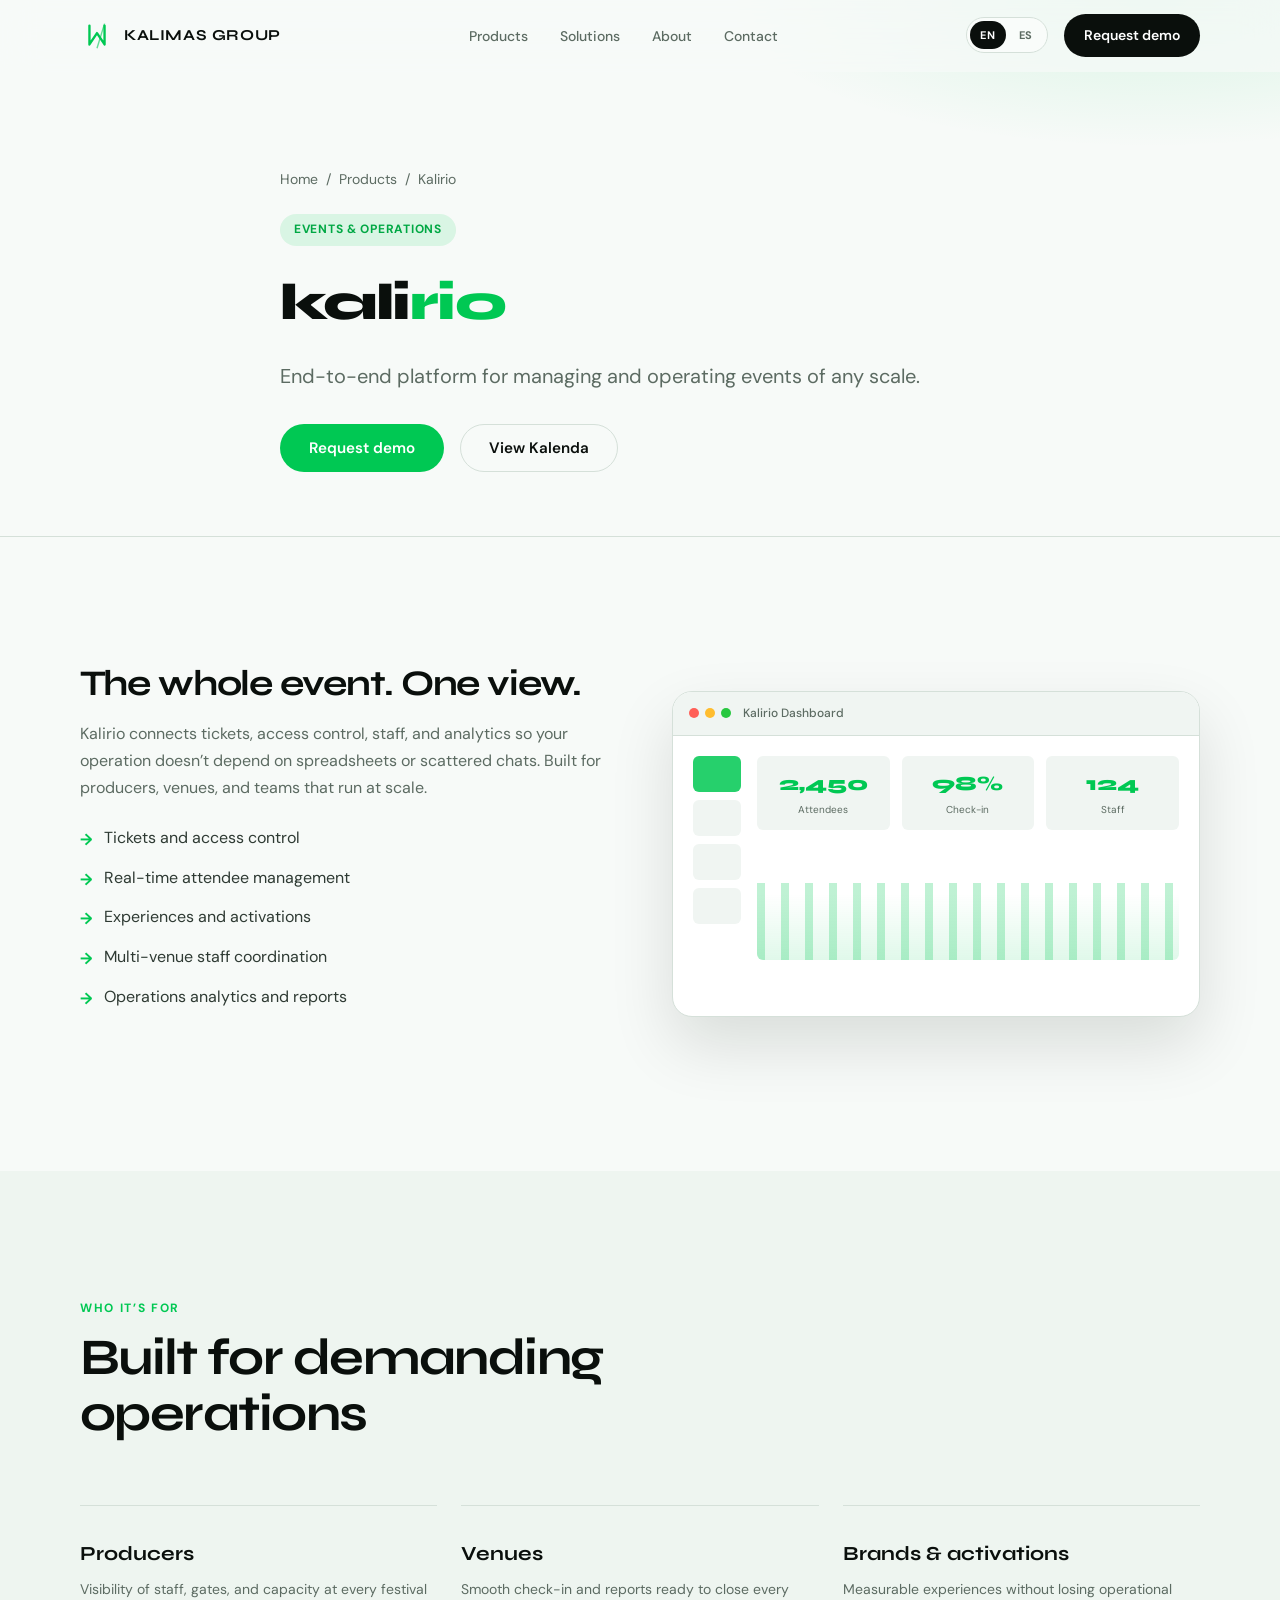
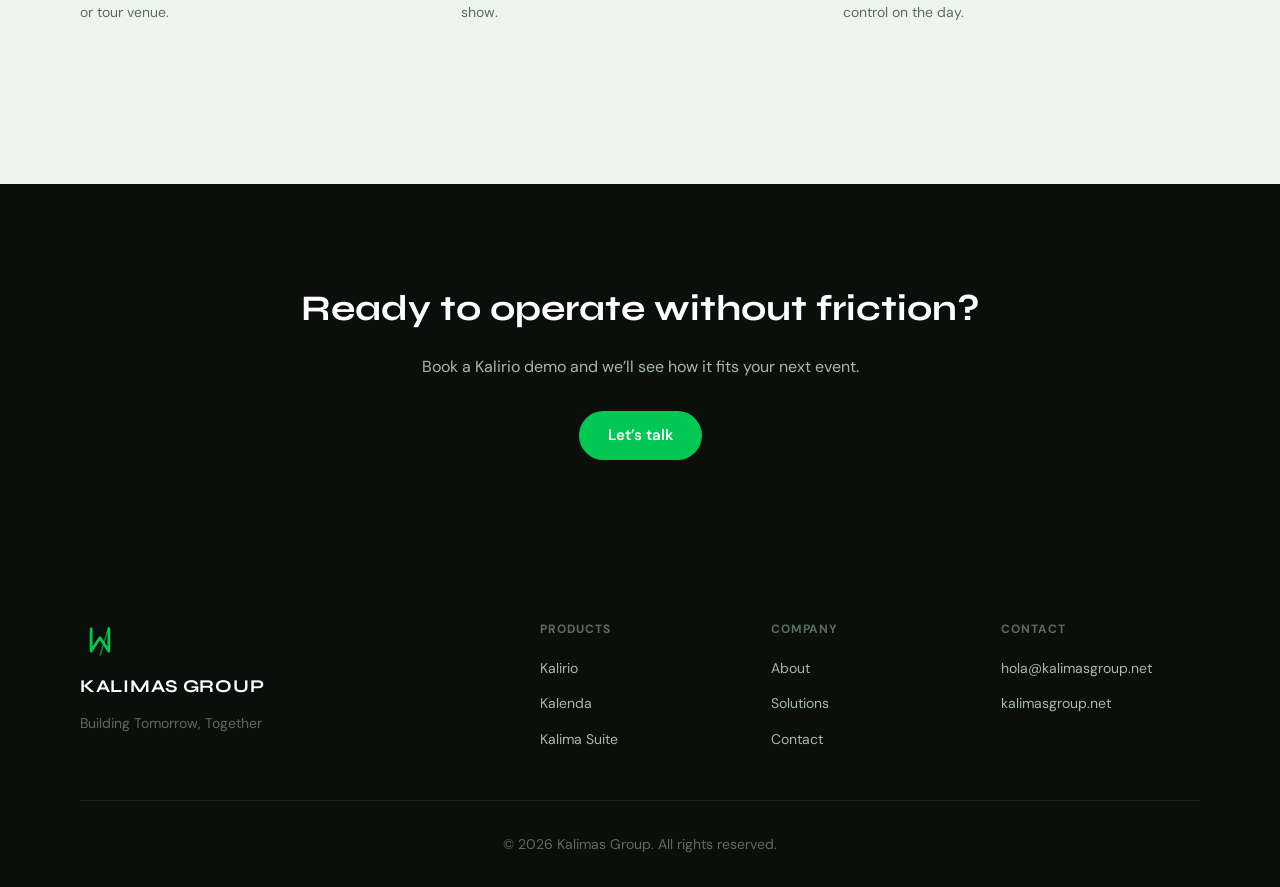
<file: productos/kalirio.html>
<!DOCTYPE html>
<html lang="en">
<head>
    <meta charset="UTF-8">
    <meta name="viewport" content="width=device-width, initial-scale=1.0">
    <title>Kalirio — Event Management | Kalimas Group</title>
    <meta name="description" content="Kalirio is Kalimas Group’s end-to-end platform to run events of any scale: tickets, staff, attendees, and analytics.">
    <meta name="theme-color" content="#00c853">
    <link rel="canonical" href="https://kalimasgroup.net/productos/kalirio.html">
    <link rel="icon" href="../favicon.svg" type="image/svg+xml">

    <meta property="og:type" content="website">
    <meta property="og:url" content="https://kalimasgroup.net/productos/kalirio.html">
    <meta property="og:title" content="Kalirio — Event Management | Kalimas Group">
    <meta property="og:description" content="Tickets, staff, attendees, and analytics in one event platform.">
    <meta property="og:locale" content="en_US">
    <meta property="og:site_name" content="Kalimas Group">
    <meta name="twitter:card" content="summary_large_image">
    <meta name="twitter:title" content="Kalirio — Event Management">
    <meta name="twitter:description" content="End-to-end platform for event operations at any scale.">

    <script>
        (function () {
            try {
                var l = localStorage.getItem('kalimas-lang');
                if (l !== 'es' && l !== 'en') l = 'en';
                document.documentElement.lang = l;
                document.documentElement.dataset.lang = l;
            } catch (e) { document.documentElement.lang = 'en'; }
        })();
    </script>
    <style>html[data-lang="es"]:not(.i18n-ready) body { visibility: hidden; }</style>

    <link rel="preconnect" href="https://fonts.googleapis.com">
    <link rel="preconnect" href="https://fonts.gstatic.com" crossorigin>
    <link href="https://fonts.googleapis.com/css2?family=DM+Sans:ital,opsz,wght@0,9..40,400;0,9..40,500;0,9..40,600;0,9..40,700;1,9..40,400&family=Syne:wght@600;700;800&display=swap" rel="stylesheet">
    <link rel="stylesheet" href="../styles.css">
</head>
<body data-page="kalirio">
    <a class="skip-link" href="#main" data-i18n="a11y.skip">Skip to content</a>

    <header>
        <nav class="nav" id="nav" data-i18n-aria="a11y.nav" aria-label="Main">
            <div class="nav-container">
                <a href="../index.html" class="nav-logo" data-i18n-aria="a11y.home" aria-label="Kalimas Group — Home">
                    <svg class="nav-logo-svg" width="36" height="36" viewBox="0 0 36 36" fill="none" aria-hidden="true">
                        <path d="M10 8v20l8-12 8 12V8" stroke="#00c853" stroke-width="2.5" stroke-linecap="round" stroke-linejoin="round"/>
                        <line x1="26" y1="6" x2="18" y2="32" stroke="#00c853" stroke-width="1.5" opacity="0.6"/>
                    </svg>
                    <span class="logo-text">KALIMAS GROUP</span>
                </a>
                <ul class="nav-links">
                    <li><a href="../index.html#productos" data-i18n="nav.products">Products</a></li>
                    <li><a href="../index.html#soluciones" data-i18n="nav.solutions">Solutions</a></li>
                    <li><a href="../index.html#nosotros" data-i18n="nav.about">About</a></li>
                    <li><a href="../index.html#contacto" data-i18n="nav.contact">Contact</a></li>
                </ul>
                <div class="nav-actions">
                    <div class="lang-switch" role="group" data-i18n-aria="a11y.lang" aria-label="Language">
                        <button type="button" class="lang-btn is-active" data-lang="en" aria-pressed="true">EN</button>
                        <button type="button" class="lang-btn" data-lang="es" aria-pressed="false">ES</button>
                    </div>
                    <a href="../index.html#contacto" class="nav-cta" data-i18n="nav.ctaDemo">Request demo</a>
                </div>
                <button class="nav-toggle" type="button" data-i18n-aria="a11y.menuOpen" aria-label="Open menu" aria-expanded="false" aria-controls="mobileMenu">
                    <span></span><span></span>
                </button>
            </div>
        </nav>
        <div class="mobile-menu" id="mobileMenu" hidden>
            <ul class="mobile-menu-links">
                <li><a href="../index.html#productos" data-i18n="nav.products">Products</a></li>
                <li><a href="../index.html#soluciones" data-i18n="nav.solutions">Solutions</a></li>
                <li><a href="../index.html#nosotros" data-i18n="nav.about">About</a></li>
                <li><a href="../index.html#contacto" data-i18n="nav.contact">Contact</a></li>
            </ul>
            <div class="lang-switch lang-switch-mobile" role="group" data-i18n-aria="a11y.lang" aria-label="Language">
                <button type="button" class="lang-btn is-active" data-lang="en" aria-pressed="true">EN</button>
                <button type="button" class="lang-btn" data-lang="es" aria-pressed="false">ES</button>
            </div>
            <a href="../index.html#contacto" class="btn btn-primary mobile-menu-cta" data-i18n="nav.ctaDemo">Request demo</a>
        </div>
    </header>

    <main id="main">
        <section class="page-hero">
            <div class="container page-hero-inner">
                <nav class="breadcrumb" data-i18n-aria="a11y.breadcrumb" aria-label="Breadcrumb">
                    <a href="../index.html" data-i18n="page.breadcrumb.home">Home</a>
                    <span aria-hidden="true">/</span>
                    <a href="../index.html#productos" data-i18n="page.breadcrumb.products">Products</a>
                    <span aria-hidden="true">/</span>
                    <span>Kalirio</span>
                </nav>
                <div class="product-badge" data-i18n="kalirio.badge">Events &amp; Operations</div>
                <h1 class="product-name">kali<span class="product-name-accent">rio</span></h1>
                <p class="product-tagline" data-i18n="kalirio.tagline">End-to-end platform for managing and operating events of any scale.</p>
                <div class="hero-actions" style="margin-top: 32px;">
                    <a href="../index.html#contacto" class="btn btn-primary" data-i18n="page.requestDemo">Request demo</a>
                    <a href="kalenda.html" class="btn btn-secondary" data-i18n="page.viewKalenda">View Kalenda</a>
                </div>
            </div>
        </section>

        <section class="product-section">
            <div class="container">
                <div class="product-layout">
                    <div class="product-info reveal">
                        <h2 class="section-title" style="font-size: clamp(1.75rem, 3vw, 2.25rem);" data-i18n="kalirio.h2">The whole event. One view.</h2>
                        <p class="product-description" data-i18n="kalirio.desc">
                            Kalirio connects tickets, access control, staff, and analytics so your operation doesn’t depend on spreadsheets or scattered chats. Built for producers, venues, and teams that run at scale.
                        </p>
                        <ul class="product-features">
                            <li><span class="feature-icon" aria-hidden="true">→</span><span data-i18n="kalirio.f1">Tickets and access control</span></li>
                            <li><span class="feature-icon" aria-hidden="true">→</span><span data-i18n="kalirio.f2">Real-time attendee management</span></li>
                            <li><span class="feature-icon" aria-hidden="true">→</span><span data-i18n="kalirio.f3">Experiences and activations</span></li>
                            <li><span class="feature-icon" aria-hidden="true">→</span><span data-i18n="kalirio.f4">Multi-venue staff coordination</span></li>
                            <li><span class="feature-icon" aria-hidden="true">→</span><span data-i18n="kalirio.f5">Operations analytics and reports</span></li>
                        </ul>
                    </div>
                    <div class="product-visual reveal reveal-delay-1">
                        <div class="product-mockup" aria-hidden="true">
                            <div class="mockup-header">
                                <div class="mockup-dots"><span></span><span></span><span></span></div>
                                <span class="mockup-title">Kalirio Dashboard</span>
                            </div>
                            <div class="mockup-body">
                                <div class="mockup-sidebar">
                                    <div class="mockup-nav-item active"></div>
                                    <div class="mockup-nav-item"></div>
                                    <div class="mockup-nav-item"></div>
                                    <div class="mockup-nav-item"></div>
                                </div>
                                <div class="mockup-content">
                                    <div class="mockup-stat-row">
                                        <div class="mockup-stat"><span class="stat-number">2,450</span><span class="stat-label" data-i18n="home.kalirio.stat1">Attendees</span></div>
                                        <div class="mockup-stat"><span class="stat-number">98%</span><span class="stat-label" data-i18n="home.kalirio.stat2">Check-in</span></div>
                                        <div class="mockup-stat"><span class="stat-number">124</span><span class="stat-label" data-i18n="home.kalirio.stat3">Staff</span></div>
                                    </div>
                                    <div class="mockup-chart"></div>
                                </div>
                            </div>
                        </div>
                    </div>
                </div>
            </div>
        </section>

        <section class="section section-surface">
            <div class="container">
                <div class="section-header reveal">
                    <p class="section-tag" data-i18n="kalirio.forWhom.tag">Who it’s for</p>
                    <h2 class="section-title" data-i18n="kalirio.forWhom.title">Built for demanding operations</h2>
                </div>
                <div class="solutions-grid">
                    <article class="solution-item reveal">
                        <h4 data-i18n="kalirio.forWhom.p1">Producers</h4>
                        <p data-i18n="kalirio.forWhom.p1d">Visibility of staff, gates, and capacity at every festival or tour venue.</p>
                    </article>
                    <article class="solution-item reveal reveal-delay-1">
                        <h4 data-i18n="kalirio.forWhom.p2">Venues</h4>
                        <p data-i18n="kalirio.forWhom.p2d">Smooth check-in and reports ready to close every show.</p>
                    </article>
                    <article class="solution-item reveal reveal-delay-2">
                        <h4 data-i18n="kalirio.forWhom.p3">Brands &amp; activations</h4>
                        <p data-i18n="kalirio.forWhom.p3d">Measurable experiences without losing operational control on the day.</p>
                    </article>
                </div>
            </div>
        </section>

        <section class="page-cta-band">
            <div class="container">
                <h2 data-i18n="kalirio.cta.title">Ready to operate without friction?</h2>
                <p data-i18n="kalirio.cta.desc">Book a Kalirio demo and we’ll see how it fits your next event.</p>
                <a href="../index.html#contacto" class="btn btn-primary" data-i18n="page.ctaTalk">Let’s talk</a>
            </div>
        </section>
    </main>

    <footer class="footer">
        <div class="container">
            <div class="footer-top">
                <div class="footer-brand">
                    <svg width="40" height="40" viewBox="0 0 36 36" fill="none" aria-hidden="true">
                        <path d="M10 8v20l8-12 8 12V8" stroke="#00c853" stroke-width="2.5" stroke-linecap="round" stroke-linejoin="round"/>
                        <line x1="26" y1="6" x2="18" y2="32" stroke="#00c853" stroke-width="1.5" opacity="0.6"/>
                    </svg>
                    <span class="footer-brand-name">KALIMAS GROUP</span>
                    <p class="footer-tagline">Building Tomorrow, Together</p>
                </div>
                <div class="footer-links-grid">
                    <div class="footer-col">
                        <h5 data-i18n="footer.products">Products</h5>
                        <ul>
                            <li><a href="kalirio.html" aria-current="page">Kalirio</a></li>
                            <li><a href="kalenda.html">Kalenda</a></li>
                            <li><a href="kalima-suite.html">Kalima Suite</a></li>
                        </ul>
                    </div>
                    <div class="footer-col">
                        <h5 data-i18n="footer.company">Company</h5>
                        <ul>
                            <li><a href="../index.html#nosotros" data-i18n="footer.about">About</a></li>
                            <li><a href="../index.html#soluciones" data-i18n="footer.solutions">Solutions</a></li>
                            <li><a href="../index.html#contacto" data-i18n="footer.contact">Contact</a></li>
                        </ul>
                    </div>
                    <div class="footer-col">
                        <h5 data-i18n="footer.contact">Contact</h5>
                        <ul>
                            <li><a href="mailto:hola@kalimasgroup.net">hola@kalimasgroup.net</a></li>
                            <li><a href="https://kalimasgroup.net">kalimasgroup.net</a></li>
                        </ul>
                    </div>
                </div>
            </div>
            <div class="footer-bottom">
                <p data-i18n="footer.rights">&copy; 2026 Kalimas Group. All rights reserved.</p>
            </div>
        </div>
    </footer>

    <script src="../i18n.js"></script>
    <script src="../main.js"></script>
</body>
</html>
</file>
<file: styles.css>
/* ============================================
   KALIMAS GROUP — Design System
   ============================================ */

*, *::before, *::after {
    margin: 0;
    padding: 0;
    box-sizing: border-box;
}

:root {
    --color-bg: #f7faf8;
    --color-bg-elevated: #ffffff;
    --color-dark: #0a0f0c;
    --color-dark-elevated: #121814;
    --color-surface: #eef5f0;
    --color-surface-muted: #e4ede7;
    --color-gray-100: #f0f5f2;
    --color-gray-200: #d5e0d9;
    --color-gray-300: #a8b8ae;
    --color-gray-500: #5c6b62;
    --color-gray-700: #2e3a33;
    --color-white: #ffffff;
    --color-primary: #00c853;
    --color-primary-dark: #00a844;
    --color-primary-soft: rgba(0, 200, 83, 0.12);
    --color-primary-glow: rgba(0, 200, 83, 0.2);
    --color-error: #d32f2f;
    --color-error-soft: rgba(211, 47, 47, 0.1);
    --color-success: #008f3a;

    --font-display: "Syne", sans-serif;
    --font-body: "DM Sans", sans-serif;

    --text-xs: 0.75rem;
    --text-sm: 0.875rem;
    --text-base: 1rem;
    --text-lg: 1.125rem;
    --text-xl: 1.25rem;
    --text-2xl: 1.5rem;
    --text-3xl: clamp(1.75rem, 3vw, 2.25rem);
    --text-4xl: clamp(2.25rem, 4vw, 3.25rem);
    --text-5xl: clamp(2.75rem, 6vw, 4.5rem);
    --text-hero: clamp(2.75rem, 7vw, 5.5rem);

    --space-1: 4px;
    --space-2: 8px;
    --space-3: 12px;
    --space-4: 16px;
    --space-5: 24px;
    --space-6: 32px;
    --space-7: 48px;
    --space-8: 64px;
    --space-9: 96px;
    --space-10: 128px;

    --radius-sm: 6px;
    --radius-md: 12px;
    --radius-lg: 20px;
    --radius-xl: 28px;
    --radius-pill: 999px;

    --shadow-sm: 0 4px 16px rgba(10, 15, 12, 0.04);
    --shadow-md: 0 16px 40px rgba(10, 15, 12, 0.08);
    --shadow-lg: 0 28px 64px rgba(10, 15, 12, 0.12);

    --nav-height: 72px;
    --container: 1120px;
    --transition: 0.35s cubic-bezier(0.22, 1, 0.36, 1);
    --focus-ring: 0 0 0 3px var(--color-primary-glow);

    --grain: url("data:image/svg+xml,%3Csvg viewBox='0 0 200 200' xmlns='http://www.w3.org/2000/svg'%3E%3Cfilter id='n'%3E%3CfeTurbulence type='fractalNoise' baseFrequency='0.85' numOctaves='4' stitchTiles='stitch'/%3E%3C/filter%3E%3Crect width='100%25' height='100%25' filter='url(%23n)' opacity='0.45'/%3E%3C/svg%3E");
}

html {
    scroll-behavior: smooth;
    font-size: 16px;
}

body {
    font-family: var(--font-body);
    background: var(--color-bg);
    color: var(--color-dark);
    line-height: 1.6;
    -webkit-font-smoothing: antialiased;
    -moz-osx-font-smoothing: grayscale;
    overflow-x: hidden;
}

body.menu-open {
    overflow: hidden;
}

img, svg {
    display: block;
    max-width: 100%;
}

a {
    color: inherit;
}

ul {
    list-style: none;
}

button, input, select, textarea {
    font: inherit;
}

.skip-link {
    position: absolute;
    top: -100%;
    left: var(--space-4);
    z-index: 10000;
    padding: var(--space-3) var(--space-5);
    background: var(--color-primary);
    color: var(--color-white);
    font-weight: 600;
    text-decoration: none;
    border-radius: var(--radius-sm);
}

.skip-link:focus {
    top: var(--space-4);
}

:focus-visible {
    outline: 2px solid var(--color-primary);
    outline-offset: 3px;
}

.container {
    width: min(100% - 48px, var(--container));
    margin-inline: auto;
}

/* ============================================
   NAVIGATION
   ============================================ */
.nav {
    position: fixed;
    inset: 0 0 auto;
    z-index: 1000;
    height: var(--nav-height);
    display: flex;
    align-items: center;
    background: rgba(247, 250, 248, 0.72);
    backdrop-filter: blur(18px);
    -webkit-backdrop-filter: blur(18px);
    border-bottom: 1px solid transparent;
    transition: background var(--transition), border-color var(--transition), box-shadow var(--transition);
}

.nav.scrolled {
    background: rgba(247, 250, 248, 0.92);
    border-bottom-color: var(--color-gray-200);
    box-shadow: var(--shadow-sm);
}

.nav-container {
    width: min(100% - 48px, var(--container));
    margin-inline: auto;
    display: flex;
    align-items: center;
    justify-content: space-between;
    gap: var(--space-5);
}

.nav-logo {
    display: flex;
    align-items: center;
    gap: 10px;
    text-decoration: none;
    color: var(--color-dark);
    flex-shrink: 0;
}

.nav-logo-svg {
    width: 34px;
    height: 34px;
    flex-shrink: 0;
}

.logo-text {
    font-family: var(--font-display);
    font-weight: 700;
    font-size: 0.95rem;
    letter-spacing: 0.04em;
}

.nav-links {
    display: flex;
    align-items: center;
    gap: var(--space-6);
}

.nav-links a {
    text-decoration: none;
    color: var(--color-gray-500);
    font-size: var(--text-sm);
    font-weight: 500;
    transition: color var(--transition);
}

.nav-links a:hover,
.nav-links a[aria-current="page"] {
    color: var(--color-dark);
}

.nav-actions {
    display: flex;
    align-items: center;
    gap: var(--space-4);
}

.lang-switch {
    display: inline-flex;
    align-items: center;
    padding: 3px;
    border-radius: var(--radius-pill);
    border: 1px solid var(--color-gray-200);
    background: rgba(255, 255, 255, 0.55);
    gap: 2px;
}

.lang-btn {
    min-width: 36px;
    height: 28px;
    padding: 0 10px;
    border: none;
    border-radius: var(--radius-pill);
    background: transparent;
    color: var(--color-gray-500);
    font-size: 11px;
    font-weight: 700;
    letter-spacing: 0.06em;
    cursor: pointer;
    transition: background var(--transition), color var(--transition);
}

.lang-btn:hover {
    color: var(--color-dark);
}

.lang-btn.is-active {
    background: var(--color-dark);
    color: var(--color-white);
}

.lang-switch-mobile {
    margin: var(--space-6) 0 var(--space-5);
}

.nav-cta {
    display: inline-flex;
    align-items: center;
    padding: 10px 20px;
    background: var(--color-dark);
    color: var(--color-white);
    text-decoration: none;
    border-radius: var(--radius-pill);
    font-size: var(--text-sm);
    font-weight: 600;
    transition: background var(--transition), transform var(--transition);
}

.nav-cta:hover {
    background: var(--color-gray-700);
    transform: translateY(-1px);
}

.nav-toggle {
    display: none;
    width: 44px;
    height: 44px;
    align-items: center;
    justify-content: center;
    flex-direction: column;
    gap: 6px;
    background: none;
    border: none;
    cursor: pointer;
    border-radius: var(--radius-sm);
}

.nav-toggle span {
    display: block;
    width: 20px;
    height: 2px;
    background: var(--color-dark);
    transition: transform var(--transition), opacity var(--transition);
    transform-origin: center;
}

.nav-toggle.active span:first-child {
    transform: translateY(4px) rotate(45deg);
}

.nav-toggle.active span:last-child {
    transform: translateY(-4px) rotate(-45deg);
}

.mobile-menu {
    position: fixed;
    inset: var(--nav-height) 0 0;
    z-index: 999;
    display: block;
    background: var(--color-bg);
    padding: var(--space-7) var(--space-5);
    transform: translateX(100%);
    opacity: 0;
    visibility: hidden;
    transition: transform var(--transition), opacity var(--transition), visibility var(--transition);
}

.mobile-menu[hidden] {
    display: none;
}

.mobile-menu.active {
    transform: translateX(0);
    opacity: 1;
    visibility: visible;
}

.mobile-menu-links {
    display: flex;
    flex-direction: column;
    gap: var(--space-5);
}

.mobile-menu-links a {
    text-decoration: none;
    color: var(--color-dark);
    font-family: var(--font-display);
    font-size: var(--text-2xl);
    font-weight: 600;
}

.mobile-menu-cta {
    margin-top: var(--space-6);
    display: inline-flex;
    width: fit-content;
}

/* ============================================
   BUTTONS
   ============================================ */
.btn {
    display: inline-flex;
    align-items: center;
    justify-content: center;
    gap: var(--space-2);
    padding: 14px 28px;
    border-radius: var(--radius-pill);
    font-size: 0.95rem;
    font-weight: 600;
    text-decoration: none;
    transition: background var(--transition), color var(--transition), transform var(--transition), box-shadow var(--transition), border-color var(--transition);
    cursor: pointer;
    border: 1.5px solid transparent;
    line-height: 1.2;
}

.btn:disabled {
    opacity: 0.7;
    cursor: not-allowed;
    transform: none;
}

.btn-primary {
    background: var(--color-primary);
    color: var(--color-white);
}

.btn-primary:hover:not(:disabled) {
    background: var(--color-primary-dark);
    transform: translateY(-2px);
    box-shadow: 0 12px 28px var(--color-primary-glow);
}

.btn-secondary {
    background: transparent;
    color: var(--color-dark);
    border-color: var(--color-gray-200);
}

.btn-secondary:hover:not(:disabled) {
    border-color: var(--color-primary);
    color: var(--color-primary-dark);
    transform: translateY(-2px);
}

.btn-ghost {
    background: transparent;
    color: var(--color-primary);
    border-color: var(--color-primary);
}

.btn-ghost:hover:not(:disabled) {
    background: var(--color-primary);
    color: var(--color-white);
}

.btn-full {
    width: 100%;
}

.btn-dark {
    background: var(--color-dark);
    color: var(--color-white);
}

.btn-dark:hover:not(:disabled) {
    background: var(--color-gray-700);
    transform: translateY(-2px);
}

/* ============================================
   HERO — full-bleed, brand-led
   ============================================ */
.hero {
    position: relative;
    min-height: 100vh;
    min-height: 100dvh;
    display: grid;
    align-items: end;
    padding: calc(var(--nav-height) + var(--space-8)) 0 var(--space-8);
    overflow: hidden;
    isolation: isolate;
}

.hero-atmosphere {
    position: absolute;
    inset: 0;
    z-index: -2;
    background:
        radial-gradient(ellipse 80% 60% at 70% 20%, rgba(0, 200, 83, 0.18) 0%, transparent 55%),
        radial-gradient(ellipse 50% 40% at 10% 80%, rgba(0, 200, 83, 0.08) 0%, transparent 50%),
        linear-gradient(165deg, #0a0f0c 0%, #0f1a14 45%, #122018 100%);
    background-size: 140% 140%, 120% 120%, 100% 100%;
    background-position: 70% 20%, 10% 80%, center;
    animation: heroAtmosphereShift 18s ease-in-out infinite alternate;
}

.hero-atmosphere::before {
    content: "";
    position: absolute;
    inset: -20%;
    background:
        radial-gradient(ellipse 45% 35% at 30% 40%, rgba(0, 200, 83, 0.14) 0%, transparent 60%),
        radial-gradient(ellipse 40% 30% at 75% 65%, rgba(0, 230, 118, 0.1) 0%, transparent 55%);
    animation: heroGlowDrift 22s ease-in-out infinite alternate;
    pointer-events: none;
}

.hero-atmosphere::after {
    content: "";
    position: absolute;
    inset: 0;
    background-image: var(--grain);
    opacity: 0.07;
    mix-blend-mode: overlay;
    pointer-events: none;
    animation: heroGrainPulse 10s ease-in-out infinite alternate;
}

.hero-visual-plane {
    position: absolute;
    inset: 0;
    z-index: -1;
    overflow: hidden;
}

.hero-aurora {
    position: absolute;
    inset: -10% -20%;
    background: conic-gradient(
        from 180deg at 65% 35%,
        transparent 0deg,
        rgba(0, 200, 83, 0.08) 40deg,
        transparent 90deg,
        rgba(0, 230, 118, 0.06) 160deg,
        transparent 220deg,
        rgba(0, 200, 83, 0.05) 280deg,
        transparent 360deg
    );
    filter: blur(40px);
    animation: heroAuroraSpin 40s linear infinite;
    opacity: 0.85;
}

.hero-beams {
    position: absolute;
    inset: 0;
    overflow: hidden;
    pointer-events: none;
}

.hero-beam {
    position: absolute;
    top: -20%;
    width: 2px;
    height: 140%;
    background: linear-gradient(
        180deg,
        transparent 0%,
        rgba(0, 200, 83, 0.35) 35%,
        rgba(0, 230, 118, 0.15) 55%,
        transparent 100%
    );
    filter: blur(1px);
    transform-origin: top center;
    opacity: 0;
    animation: heroBeamSweep 9s ease-in-out infinite;
}

.hero-beam-1 {
    left: 62%;
    transform: rotate(18deg);
    animation-delay: 0s;
}

.hero-beam-2 {
    left: 78%;
    width: 1.5px;
    transform: rotate(12deg);
    animation-delay: -4.5s;
    opacity: 0;
}

.hero-orb {
    position: absolute;
    border-radius: 50%;
    filter: blur(2px);
    animation: heroFloat 8s ease-in-out infinite;
    will-change: transform, opacity;
}

.hero-orb-1 {
    width: min(55vw, 520px);
    height: min(55vw, 520px);
    right: -8%;
    top: 12%;
    background: radial-gradient(circle, rgba(0, 200, 83, 0.35) 0%, transparent 70%);
    animation: heroFloat 8s ease-in-out infinite, heroOrbPulse 6s ease-in-out infinite;
}

.hero-orb-2 {
    width: min(35vw, 320px);
    height: min(35vw, 320px);
    left: 8%;
    bottom: 10%;
    background: radial-gradient(circle, rgba(0, 230, 118, 0.2) 0%, transparent 70%);
    animation: heroFloat 10s ease-in-out infinite reverse, heroOrbPulse 7s ease-in-out infinite;
    animation-delay: -3s, -1.5s;
}

.hero-orb-3 {
    width: min(22vw, 200px);
    height: min(22vw, 200px);
    right: 28%;
    bottom: 28%;
    background: radial-gradient(circle, rgba(0, 200, 83, 0.22) 0%, transparent 70%);
    animation: heroFloat 12s ease-in-out infinite, heroOrbPulse 5s ease-in-out infinite;
    animation-delay: -6s, -2s;
}

.hero-grid-lines {
    position: absolute;
    inset: -64px;
    background-image:
        linear-gradient(rgba(255, 255, 255, 0.035) 1px, transparent 1px),
        linear-gradient(90deg, rgba(255, 255, 255, 0.035) 1px, transparent 1px);
    background-size: 64px 64px;
    mask-image: radial-gradient(ellipse 70% 60% at 60% 40%, black 20%, transparent 75%);
    animation: heroGridDrift 28s linear infinite;
    opacity: 0.9;
}

.hero-particles {
    position: absolute;
    inset: 0;
    pointer-events: none;
}

.hero-particles span {
    position: absolute;
    width: 3px;
    height: 3px;
    border-radius: 50%;
    background: rgba(0, 200, 83, 0.7);
    box-shadow: 0 0 8px rgba(0, 200, 83, 0.45);
    animation: heroParticleFloat 14s ease-in-out infinite;
    opacity: 0;
}

.hero-particles span:nth-child(1)  { left: 12%; top: 70%; animation-delay: 0s; animation-duration: 13s; }
.hero-particles span:nth-child(2)  { left: 22%; top: 45%; animation-delay: -2s; animation-duration: 16s; width: 2px; height: 2px; }
.hero-particles span:nth-child(3)  { left: 35%; top: 80%; animation-delay: -4s; animation-duration: 12s; }
.hero-particles span:nth-child(4)  { left: 48%; top: 30%; animation-delay: -1s; animation-duration: 15s; width: 2px; height: 2px; }
.hero-particles span:nth-child(5)  { left: 58%; top: 55%; animation-delay: -6s; animation-duration: 14s; }
.hero-particles span:nth-child(6)  { left: 68%; top: 25%; animation-delay: -3s; animation-duration: 17s; width: 4px; height: 4px; }
.hero-particles span:nth-child(7)  { left: 75%; top: 68%; animation-delay: -5s; animation-duration: 13s; }
.hero-particles span:nth-child(8)  { left: 82%; top: 40%; animation-delay: -7s; animation-duration: 15s; width: 2px; height: 2px; }
.hero-particles span:nth-child(9)  { left: 18%; top: 22%; animation-delay: -8s; animation-duration: 18s; }
.hero-particles span:nth-child(10) { left: 90%; top: 58%; animation-delay: -2.5s; animation-duration: 12s; }
.hero-particles span:nth-child(11) { left: 42%; top: 62%; animation-delay: -9s; animation-duration: 16s; width: 2px; height: 2px; }
.hero-particles span:nth-child(12) { left: 8%;  top: 50%; animation-delay: -4.5s; animation-duration: 14s; }

.hero-content {
    width: min(100% - 48px, var(--container));
    margin-inline: auto;
    max-width: 720px;
    color: var(--color-white);
}

.hero-brand {
    font-family: var(--font-display);
    font-size: clamp(1.5rem, 3.5vw, 2rem);
    font-weight: 700;
    letter-spacing: 0.12em;
    color: var(--color-primary);
    margin-bottom: var(--space-5);
    display: flex;
    align-items: center;
    gap: var(--space-3);
}

.hero-brand svg {
    width: 40px;
    height: 40px;
}

.hero-title {
    font-family: var(--font-display);
    font-size: var(--text-hero);
    font-weight: 800;
    line-height: 1.02;
    letter-spacing: -0.03em;
    margin-bottom: var(--space-5);
}

.hero-title span {
    color: var(--color-primary);
}

.hero-subtitle {
    font-size: var(--text-lg);
    line-height: 1.65;
    color: rgba(255, 255, 255, 0.72);
    max-width: 34rem;
    margin-bottom: var(--space-7);
}

.hero-actions {
    display: flex;
    flex-wrap: wrap;
    gap: var(--space-4);
}

.hero .btn-secondary {
    color: var(--color-white);
    border-color: rgba(255, 255, 255, 0.28);
}

.hero .btn-secondary:hover:not(:disabled) {
    border-color: var(--color-primary);
    color: var(--color-primary);
    background: transparent;
}

@keyframes heroFloat {
    0%, 100% { transform: translate(0, 0) scale(1); }
    50% { transform: translate(12px, -28px) scale(1.06); }
}

@keyframes heroAtmosphereShift {
    0% {
        background-position: 65% 18%, 12% 78%, center;
        filter: hue-rotate(0deg) brightness(1);
    }
    100% {
        background-position: 78% 28%, 5% 70%, center;
        filter: hue-rotate(8deg) brightness(1.05);
    }
}

@keyframes heroGlowDrift {
    0% { transform: translate(0, 0) scale(1); opacity: 0.75; }
    100% { transform: translate(6%, -4%) scale(1.12); opacity: 1; }
}

@keyframes heroGrainPulse {
    0% { opacity: 0.05; }
    100% { opacity: 0.1; }
}

@keyframes heroAuroraSpin {
    from { transform: rotate(0deg); }
    to { transform: rotate(360deg); }
}

@keyframes heroBeamSweep {
    0%, 100% {
        opacity: 0;
        transform: translateX(0) rotate(18deg) scaleY(0.85);
    }
    15% {
        opacity: 0.55;
    }
    45% {
        opacity: 0.25;
        transform: translateX(40px) rotate(18deg) scaleY(1);
    }
    70% {
        opacity: 0;
        transform: translateX(80px) rotate(18deg) scaleY(1.05);
    }
}

@keyframes heroOrbPulse {
    0%, 100% { opacity: 0.75; }
    50% { opacity: 1; }
}

@keyframes heroGridDrift {
    from { transform: translate(0, 0); }
    to { transform: translate(64px, 64px); }
}

@keyframes heroParticleFloat {
    0% {
        opacity: 0;
        transform: translateY(24px) scale(0.6);
    }
    15% {
        opacity: 0.85;
    }
    50% {
        opacity: 0.55;
        transform: translateY(-40vh) scale(1);
    }
    85% {
        opacity: 0.3;
    }
    100% {
        opacity: 0;
        transform: translateY(-70vh) scale(0.4);
    }
}

/* ============================================
   SECTIONS
   ============================================ */
.section {
    padding: var(--space-10) 0;
    position: relative;
}

.section-dark {
    background: var(--color-dark);
    color: var(--color-white);
}

.section-surface {
    background: var(--color-surface);
}

.section-header {
    max-width: 640px;
    margin-bottom: var(--space-8);
}

.section-header.centered {
    text-align: center;
    margin-inline: auto;
}

.section-tag {
    font-size: var(--text-xs);
    font-weight: 700;
    text-transform: uppercase;
    letter-spacing: 0.14em;
    color: var(--color-primary);
    margin-bottom: var(--space-3);
}

.section-title {
    font-family: var(--font-display);
    font-size: var(--text-4xl);
    font-weight: 700;
    line-height: 1.08;
    letter-spacing: -0.03em;
    margin-bottom: var(--space-4);
}

.section-desc {
    font-size: var(--text-lg);
    line-height: 1.7;
    color: var(--color-gray-500);
}

.section-dark .section-desc {
    color: var(--color-gray-300);
}

/* ============================================
   PRODUCTS PREVIEW
   ============================================ */
.products-list {
    display: flex;
    flex-direction: column;
    gap: 1px;
    background: var(--color-gray-200);
    border: 1px solid var(--color-gray-200);
    border-radius: var(--radius-lg);
    overflow: hidden;
}

.product-row {
    display: grid;
    grid-template-columns: 1fr 1.2fr auto;
    gap: var(--space-6);
    align-items: center;
    padding: var(--space-6) var(--space-7);
    background: var(--color-bg-elevated);
    text-decoration: none;
    color: inherit;
    transition: background var(--transition);
}

.product-row:hover {
    background: var(--color-gray-100);
}

.product-row-name {
    font-family: var(--font-display);
    font-size: var(--text-2xl);
    font-weight: 700;
    letter-spacing: -0.02em;
}

.product-row-name em {
    font-style: normal;
    color: var(--color-primary);
}

.product-row-desc {
    font-size: var(--text-base);
    color: var(--color-gray-500);
    line-height: 1.5;
}

.product-row-arrow {
    width: 40px;
    height: 40px;
    border-radius: 50%;
    border: 1px solid var(--color-gray-200);
    display: grid;
    place-items: center;
    color: var(--color-primary);
    transition: background var(--transition), border-color var(--transition), transform var(--transition);
}

.product-row:hover .product-row-arrow {
    background: var(--color-primary);
    border-color: var(--color-primary);
    color: var(--color-white);
    transform: translateX(4px);
}

/* ============================================
   PRODUCT DETAIL (landing deep + product pages)
   ============================================ */
.product-section {
    padding: var(--space-10) 0;
}

.product-layout {
    display: grid;
    grid-template-columns: 1fr 1fr;
    gap: var(--space-8);
    align-items: center;
}

.product-layout-reverse {
    direction: rtl;
}

.product-layout-reverse > * {
    direction: ltr;
}

.product-badge {
    display: inline-block;
    padding: 6px 14px;
    border-radius: var(--radius-pill);
    font-size: var(--text-xs);
    font-weight: 700;
    text-transform: uppercase;
    letter-spacing: 0.06em;
    background: var(--color-primary-soft);
    color: var(--color-primary-dark);
    margin-bottom: var(--space-4);
}

.section-dark .product-badge {
    background: rgba(0, 200, 83, 0.15);
    color: var(--color-primary);
}

.product-name {
    font-family: var(--font-display);
    font-size: var(--text-4xl);
    font-weight: 800;
    letter-spacing: -0.03em;
    margin-bottom: var(--space-3);
}

.product-name-accent {
    color: var(--color-primary);
}

.product-tagline {
    font-size: var(--text-xl);
    color: var(--color-gray-500);
    margin-bottom: var(--space-4);
}

.section-dark .product-tagline {
    color: var(--color-gray-300);
}

.product-description {
    font-size: var(--text-base);
    line-height: 1.7;
    color: var(--color-gray-500);
    margin-bottom: var(--space-5);
}

.section-dark .product-description {
    color: var(--color-gray-300);
}

.product-features {
    display: flex;
    flex-direction: column;
    gap: var(--space-3);
    margin-bottom: var(--space-6);
}

.product-features li {
    display: flex;
    align-items: flex-start;
    gap: var(--space-3);
    font-size: var(--text-base);
    color: var(--color-gray-700);
}

.section-dark .product-features li {
    color: var(--color-gray-300);
}

.feature-icon {
    color: var(--color-primary);
    font-weight: 700;
    flex-shrink: 0;
    margin-top: 2px;
}

/* Mockups */
.product-mockup {
    border-radius: var(--radius-lg);
    overflow: hidden;
    box-shadow: var(--shadow-lg);
    border: 1px solid var(--color-gray-200);
    background: var(--color-white);
    animation: mockupPulse 6s ease-in-out infinite;
}

@keyframes mockupPulse {
    0%, 100% { transform: translateY(0); }
    50% { transform: translateY(-8px); }
}

.mockup-header {
    display: flex;
    align-items: center;
    gap: var(--space-3);
    padding: 12px 16px;
    background: var(--color-gray-100);
    border-bottom: 1px solid var(--color-gray-200);
}

.mockup-dots {
    display: flex;
    gap: 6px;
}

.mockup-dots span {
    width: 10px;
    height: 10px;
    border-radius: 50%;
    background: var(--color-gray-300);
}

.mockup-dots span:first-child { background: #ff5f57; }
.mockup-dots span:nth-child(2) { background: #ffbd2e; }
.mockup-dots span:last-child { background: #28c840; }

.mockup-title {
    font-size: var(--text-xs);
    font-weight: 500;
    color: var(--color-gray-500);
}

.mockup-body {
    padding: 20px;
    display: flex;
    gap: 16px;
    min-height: 280px;
}

.mockup-sidebar {
    width: 48px;
    display: flex;
    flex-direction: column;
    gap: 8px;
}

.mockup-nav-item {
    width: 100%;
    height: 36px;
    border-radius: var(--radius-sm);
    background: var(--color-gray-100);
}

.mockup-nav-item.active {
    background: var(--color-primary);
    opacity: 0.85;
}

.mockup-content {
    flex: 1;
}

.mockup-stat-row {
    display: grid;
    grid-template-columns: repeat(3, 1fr);
    gap: 12px;
    margin-bottom: 20px;
}

.mockup-stat {
    padding: 12px;
    border-radius: var(--radius-sm);
    background: var(--color-gray-100);
    text-align: center;
}

.stat-number {
    display: block;
    font-family: var(--font-display);
    font-size: 1.25rem;
    font-weight: 800;
    color: var(--color-primary);
}

.stat-label {
    display: block;
    font-size: 10px;
    color: var(--color-gray-500);
    margin-top: 2px;
}

.mockup-chart {
    height: 110px;
    border-radius: var(--radius-sm);
    background:
        linear-gradient(180deg, transparent 40%, rgba(0, 200, 83, 0.12) 100%),
        repeating-linear-gradient(
            90deg,
            rgba(0, 200, 83, 0.25) 0 8px,
            transparent 8px 24px
        );
    background-position: bottom;
    background-size: 100% 100%, 100% 70%;
    background-repeat: no-repeat;
}

.mockup-kalenda .mockup-body {
    flex-direction: column;
}

.cal-header {
    padding: 8px 0 12px;
    font-size: var(--text-sm);
    font-weight: 600;
}

.cal-grid {
    display: grid;
    grid-template-columns: repeat(5, 1fr);
    gap: 6px;
    margin-bottom: 16px;
}

.cal-day {
    text-align: center;
    font-size: 11px;
    font-weight: 600;
    color: var(--color-gray-500);
    padding: 6px;
}

.cal-num {
    text-align: center;
    font-size: 13px;
    padding: 8px;
    border-radius: var(--radius-sm);
}

.cal-num.active {
    background: var(--color-primary);
    color: var(--color-white);
    font-weight: 600;
}

.cal-num.highlight {
    background: var(--color-primary-soft);
    color: var(--color-primary-dark);
    font-weight: 600;
}

.cal-events {
    display: flex;
    flex-direction: column;
    gap: 8px;
}

.cal-event {
    display: flex;
    align-items: center;
    gap: 12px;
    padding: 10px 12px;
    border-radius: var(--radius-sm);
    background: var(--color-gray-100);
    font-size: 12px;
}

.cal-event.event-confirmed {
    background: var(--color-primary-soft);
    border-left: 3px solid var(--color-primary);
}

.event-time {
    font-weight: 600;
    color: var(--color-gray-700);
    min-width: 40px;
}

.suite-modules {
    display: grid;
    grid-template-columns: 1fr 1fr;
    gap: 16px;
    margin-bottom: var(--space-6);
}

.module-card {
    padding: 20px;
    border-radius: var(--radius-md);
    background: rgba(255, 255, 255, 0.04);
    border: 1px solid rgba(255, 255, 255, 0.1);
    transition: background var(--transition), transform var(--transition);
}

.module-card:hover {
    background: rgba(255, 255, 255, 0.07);
    transform: translateY(-2px);
}

.module-icon {
    margin-bottom: 10px;
    color: var(--color-primary);
}

.module-card h4 {
    font-family: var(--font-display);
    font-size: var(--text-base);
    font-weight: 700;
    margin-bottom: 4px;
}

.module-card p {
    font-size: var(--text-sm);
    color: var(--color-gray-300);
    line-height: 1.5;
}

.suite-visual {
    position: relative;
    width: min(100%, 320px);
    aspect-ratio: 1;
    margin-inline: auto;
}

.suite-ring {
    position: absolute;
    border-radius: 50%;
    border: 1px solid rgba(255, 255, 255, 0.12);
}

.ring-outer {
    inset: 0;
    animation: rotate 22s linear infinite;
}

.ring-inner {
    inset: 20%;
    border-color: rgba(0, 200, 83, 0.35);
    animation: rotate 16s linear infinite reverse;
}

.suite-center {
    position: absolute;
    top: 50%;
    left: 50%;
    transform: translate(-50%, -50%);
    text-align: center;
}

.suite-logo {
    display: grid;
    place-items: center;
    width: 64px;
    height: 64px;
    margin: 0 auto 8px;
    background: var(--color-primary);
    border-radius: var(--radius-md);
    font-family: var(--font-display);
    font-size: 1.75rem;
    font-weight: 800;
    color: var(--color-white);
}

.suite-label {
    font-size: var(--text-sm);
    font-weight: 600;
    color: var(--color-gray-300);
}

.suite-node {
    position: absolute;
    width: 48px;
    height: 48px;
    display: grid;
    place-items: center;
    background: rgba(255, 255, 255, 0.05);
    border: 1px solid rgba(255, 255, 255, 0.15);
    border-radius: 50%;
    color: var(--color-primary);
    animation: floatNode 3.2s ease-in-out infinite;
}

.node-1 { top: 4%; left: 50%; transform: translateX(-50%); }
.node-2 { top: 50%; right: 2%; transform: translateY(-50%); animation-delay: 0.8s; }
.node-3 { bottom: 4%; left: 50%; transform: translateX(-50%); animation-delay: 1.6s; }
.node-4 { top: 50%; left: 2%; transform: translateY(-50%); animation-delay: 2.4s; }

@keyframes rotate {
    from { transform: rotate(0deg); }
    to { transform: rotate(360deg); }
}

@keyframes floatNode {
    0%, 100% { translate: 0 0; }
    50% { translate: 0 -8px; }
}

/* ============================================
   SOLUTIONS
   ============================================ */
.solutions-grid {
    display: grid;
    grid-template-columns: repeat(3, 1fr);
    gap: var(--space-5);
}

.solution-item {
    padding: var(--space-6) 0;
    border-top: 1px solid var(--color-gray-200);
}

.solution-icon {
    width: 40px;
    height: 40px;
    margin-bottom: var(--space-4);
    color: var(--color-primary);
}

.solution-item h4 {
    font-family: var(--font-display);
    font-size: var(--text-xl);
    font-weight: 700;
    margin-bottom: var(--space-2);
}

.solution-item p {
    font-size: var(--text-sm);
    line-height: 1.65;
    color: var(--color-gray-500);
}

/* ============================================
   VALUES
   ============================================ */
.values-grid {
    display: grid;
    grid-template-columns: repeat(5, 1fr);
    gap: var(--space-5);
}

.value-card {
    padding: var(--space-5) 0;
    border-top: 1px solid rgba(255, 255, 255, 0.12);
}

.value-number {
    font-size: var(--text-xs);
    font-weight: 700;
    letter-spacing: 0.08em;
    color: var(--color-primary);
    margin-bottom: var(--space-4);
}

.value-card h4 {
    font-family: var(--font-display);
    font-size: var(--text-lg);
    font-weight: 700;
    margin-bottom: var(--space-2);
}

.value-card p {
    font-size: var(--text-sm);
    line-height: 1.6;
    color: var(--color-gray-300);
}

/* ============================================
   CONTACT
   ============================================ */
.cta-layout {
    display: grid;
    grid-template-columns: 1fr 1fr;
    gap: var(--space-8);
    align-items: start;
}

.cta-title {
    font-family: var(--font-display);
    font-size: var(--text-3xl);
    font-weight: 800;
    line-height: 1.12;
    letter-spacing: -0.02em;
    margin-bottom: var(--space-4);
}

.cta-desc {
    font-size: var(--text-base);
    line-height: 1.7;
    color: var(--color-gray-500);
    margin-bottom: var(--space-6);
}

.cta-info {
    display: flex;
    flex-direction: column;
    gap: var(--space-4);
}

.cta-info-item {
    display: flex;
    flex-direction: column;
    gap: 2px;
}

.cta-info-label {
    font-size: var(--text-xs);
    font-weight: 600;
    text-transform: uppercase;
    letter-spacing: 0.08em;
    color: var(--color-gray-500);
}

.cta-info-value {
    font-size: var(--text-base);
    font-weight: 600;
    text-decoration: none;
    transition: color var(--transition);
}

.cta-info-value:hover {
    color: var(--color-primary);
}

.cta-form-wrapper {
    background: var(--color-bg-elevated);
    border-radius: var(--radius-xl);
    padding: var(--space-7);
    box-shadow: var(--shadow-md);
    border: 1px solid var(--color-gray-200);
}

.cta-form {
    display: flex;
    flex-direction: column;
    gap: var(--space-5);
}

.form-group {
    display: flex;
    flex-direction: column;
    gap: 6px;
}

.form-group label {
    font-size: var(--text-sm);
    font-weight: 600;
    color: var(--color-gray-700);
}

.form-group input,
.form-group select,
.form-group textarea {
    padding: 12px 16px;
    border: 1px solid var(--color-gray-200);
    border-radius: var(--radius-sm);
    font-size: var(--text-base);
    background: var(--color-gray-100);
    color: var(--color-dark);
    transition: border-color var(--transition), background var(--transition), box-shadow var(--transition);
    outline: none;
}

.form-group input:focus,
.form-group select:focus,
.form-group textarea:focus {
    border-color: var(--color-primary);
    background: var(--color-white);
    box-shadow: var(--focus-ring);
}

.form-group input.is-invalid,
.form-group select.is-invalid,
.form-group textarea.is-invalid {
    border-color: var(--color-error);
    background: var(--color-error-soft);
}

.form-error {
    font-size: var(--text-xs);
    color: var(--color-error);
    min-height: 1em;
}

.form-status {
    display: none;
    padding: var(--space-3) var(--space-4);
    border-radius: var(--radius-sm);
    font-size: var(--text-sm);
    font-weight: 500;
}

.form-status.is-visible {
    display: block;
}

.form-status.is-success {
    background: var(--color-primary-soft);
    color: var(--color-success);
}

.form-status.is-error {
    background: var(--color-error-soft);
    color: var(--color-error);
}

.form-group textarea {
    resize: vertical;
    min-height: 110px;
}

/* ============================================
   PRODUCT PAGE HERO
   ============================================ */
.page-hero {
    padding: calc(var(--nav-height) + var(--space-9)) 0 var(--space-8);
    background:
        radial-gradient(ellipse 60% 50% at 90% 0%, rgba(0, 200, 83, 0.12) 0%, transparent 55%),
        var(--color-bg);
    border-bottom: 1px solid var(--color-gray-200);
}

.page-hero-inner {
    max-width: 720px;
}

.breadcrumb {
    display: flex;
    flex-wrap: wrap;
    gap: var(--space-2);
    font-size: var(--text-sm);
    color: var(--color-gray-500);
    margin-bottom: var(--space-5);
}

.breadcrumb a {
    text-decoration: none;
    color: var(--color-gray-500);
    transition: color var(--transition);
}

.breadcrumb a:hover {
    color: var(--color-primary);
}

.page-hero .product-name {
    margin-bottom: var(--space-4);
}

.page-cta-band {
    padding: var(--space-9) 0;
    background: var(--color-dark);
    color: var(--color-white);
    text-align: center;
}

.page-cta-band h2 {
    font-family: var(--font-display);
    font-size: var(--text-3xl);
    font-weight: 700;
    margin-bottom: var(--space-4);
}

.page-cta-band p {
    color: var(--color-gray-300);
    margin-bottom: var(--space-6);
    max-width: 32rem;
    margin-inline: auto;
}

/* ============================================
   FOOTER
   ============================================ */
.footer {
    background: var(--color-dark);
    color: var(--color-white);
    padding: var(--space-8) 0 var(--space-6);
}

.footer-top {
    display: grid;
    grid-template-columns: 1.2fr 2fr;
    gap: var(--space-8);
    padding-bottom: var(--space-7);
    border-bottom: 1px solid rgba(255, 255, 255, 0.08);
}

.footer-brand {
    display: flex;
    flex-direction: column;
    gap: var(--space-3);
}

.footer-brand-name {
    font-family: var(--font-display);
    font-size: var(--text-lg);
    font-weight: 700;
    letter-spacing: 0.04em;
}

.footer-tagline {
    font-size: var(--text-sm);
    color: var(--color-gray-500);
}

.footer-links-grid {
    display: grid;
    grid-template-columns: repeat(3, 1fr);
    gap: var(--space-6);
}

.footer-col h5 {
    font-size: var(--text-xs);
    font-weight: 700;
    text-transform: uppercase;
    letter-spacing: 0.08em;
    color: var(--color-gray-500);
    margin-bottom: var(--space-4);
}

.footer-col ul {
    display: flex;
    flex-direction: column;
    gap: 10px;
}

.footer-col a {
    text-decoration: none;
    color: var(--color-gray-300);
    font-size: var(--text-sm);
    transition: color var(--transition);
}

.footer-col a:hover {
    color: var(--color-white);
}

.footer-bottom {
    padding-top: var(--space-6);
    text-align: center;
}

.footer-bottom p {
    font-size: var(--text-sm);
    color: var(--color-gray-500);
}

/* ============================================
   REVEAL ANIMATIONS
   ============================================ */
.reveal {
    opacity: 0;
    transform: translateY(28px);
    transition: opacity 0.7s cubic-bezier(0.22, 1, 0.36, 1), transform 0.7s cubic-bezier(0.22, 1, 0.36, 1);
}

.reveal.is-visible {
    opacity: 1;
    transform: translateY(0);
}

.reveal-delay-1 { transition-delay: 0.08s; }
.reveal-delay-2 { transition-delay: 0.16s; }
.reveal-delay-3 { transition-delay: 0.24s; }
.reveal-delay-4 { transition-delay: 0.32s; }

/* ============================================
   REDUCED MOTION
   ============================================ */
@media (prefers-reduced-motion: reduce) {
    html {
        scroll-behavior: auto;
    }

    *, *::before, *::after {
        animation-duration: 0.01ms !important;
        animation-iteration-count: 1 !important;
        transition-duration: 0.01ms !important;
    }

    .reveal {
        opacity: 1;
        transform: none;
    }
}

/* ============================================
   RESPONSIVE
   ============================================ */
@media (max-width: 1024px) {
    .product-layout,
    .product-layout-reverse {
        grid-template-columns: 1fr;
        gap: var(--space-7);
        direction: ltr;
    }

    .cta-layout {
        grid-template-columns: 1fr;
        gap: var(--space-7);
    }

    .solutions-grid {
        grid-template-columns: repeat(2, 1fr);
    }

    .values-grid {
        grid-template-columns: repeat(3, 1fr);
    }

    .product-row {
        grid-template-columns: 1fr auto;
        gap: var(--space-4);
    }

    .product-row-desc {
        grid-column: 1 / -1;
        order: 3;
    }

    .footer-top {
        grid-template-columns: 1fr;
    }
}

@media (max-width: 768px) {
    .nav-links,
    .nav-actions {
        display: none;
    }

    .nav-toggle {
        display: flex;
    }

    .hero {
        align-items: center;
        padding-top: calc(var(--nav-height) + var(--space-7));
        padding-bottom: var(--space-7);
    }

    .hero-actions {
        flex-direction: column;
        align-items: stretch;
    }

    .hero-actions .btn {
        width: 100%;
    }

    .section,
    .product-section {
        padding: var(--space-9) 0;
    }

    .solutions-grid,
    .values-grid,
    .suite-modules,
    .footer-links-grid {
        grid-template-columns: 1fr;
    }

    .products-list {
        border-radius: var(--radius-md);
    }

    .product-row {
        padding: var(--space-5);
    }

    .cta-form-wrapper {
        padding: var(--space-5);
    }
}

@media (max-width: 480px) {
    .container,
    .nav-container,
    .hero-content {
        width: min(100% - 32px, var(--container));
    }

    .values-grid {
        grid-template-columns: 1fr;
    }
}
</file>
